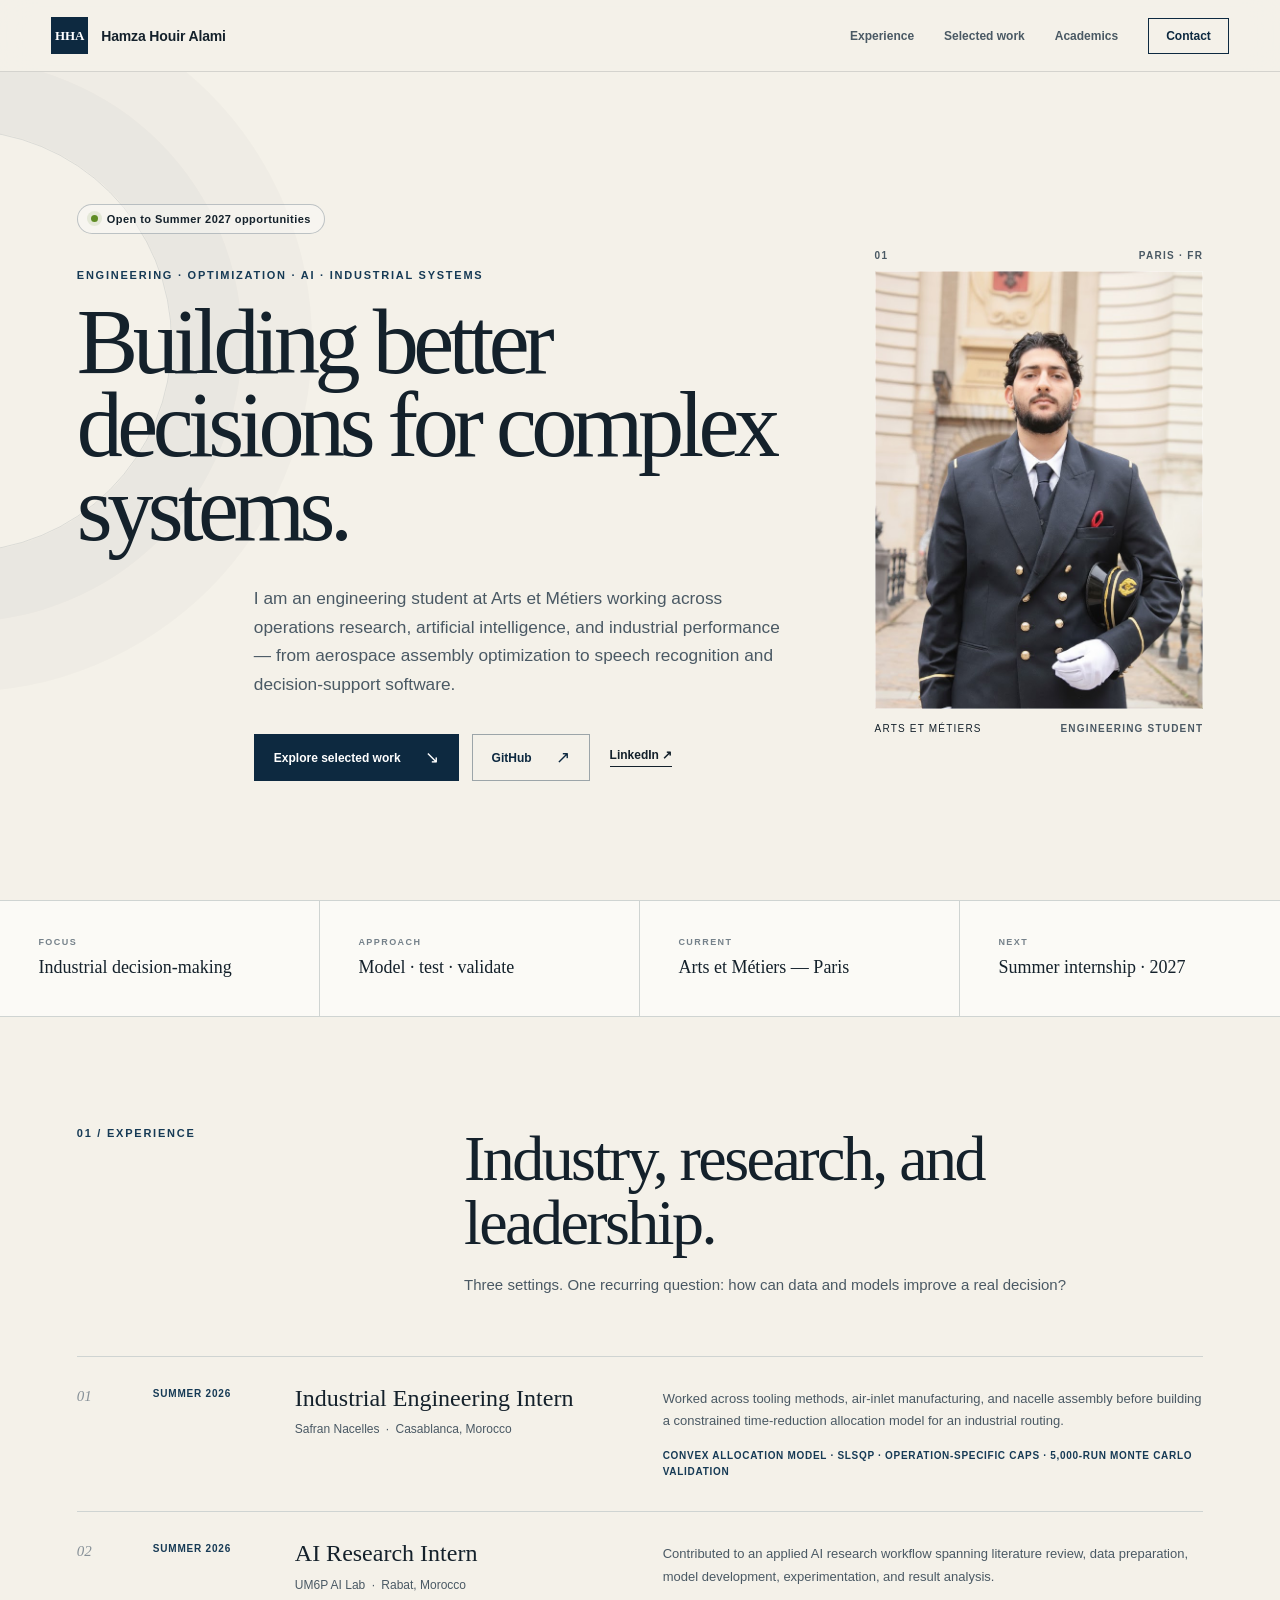
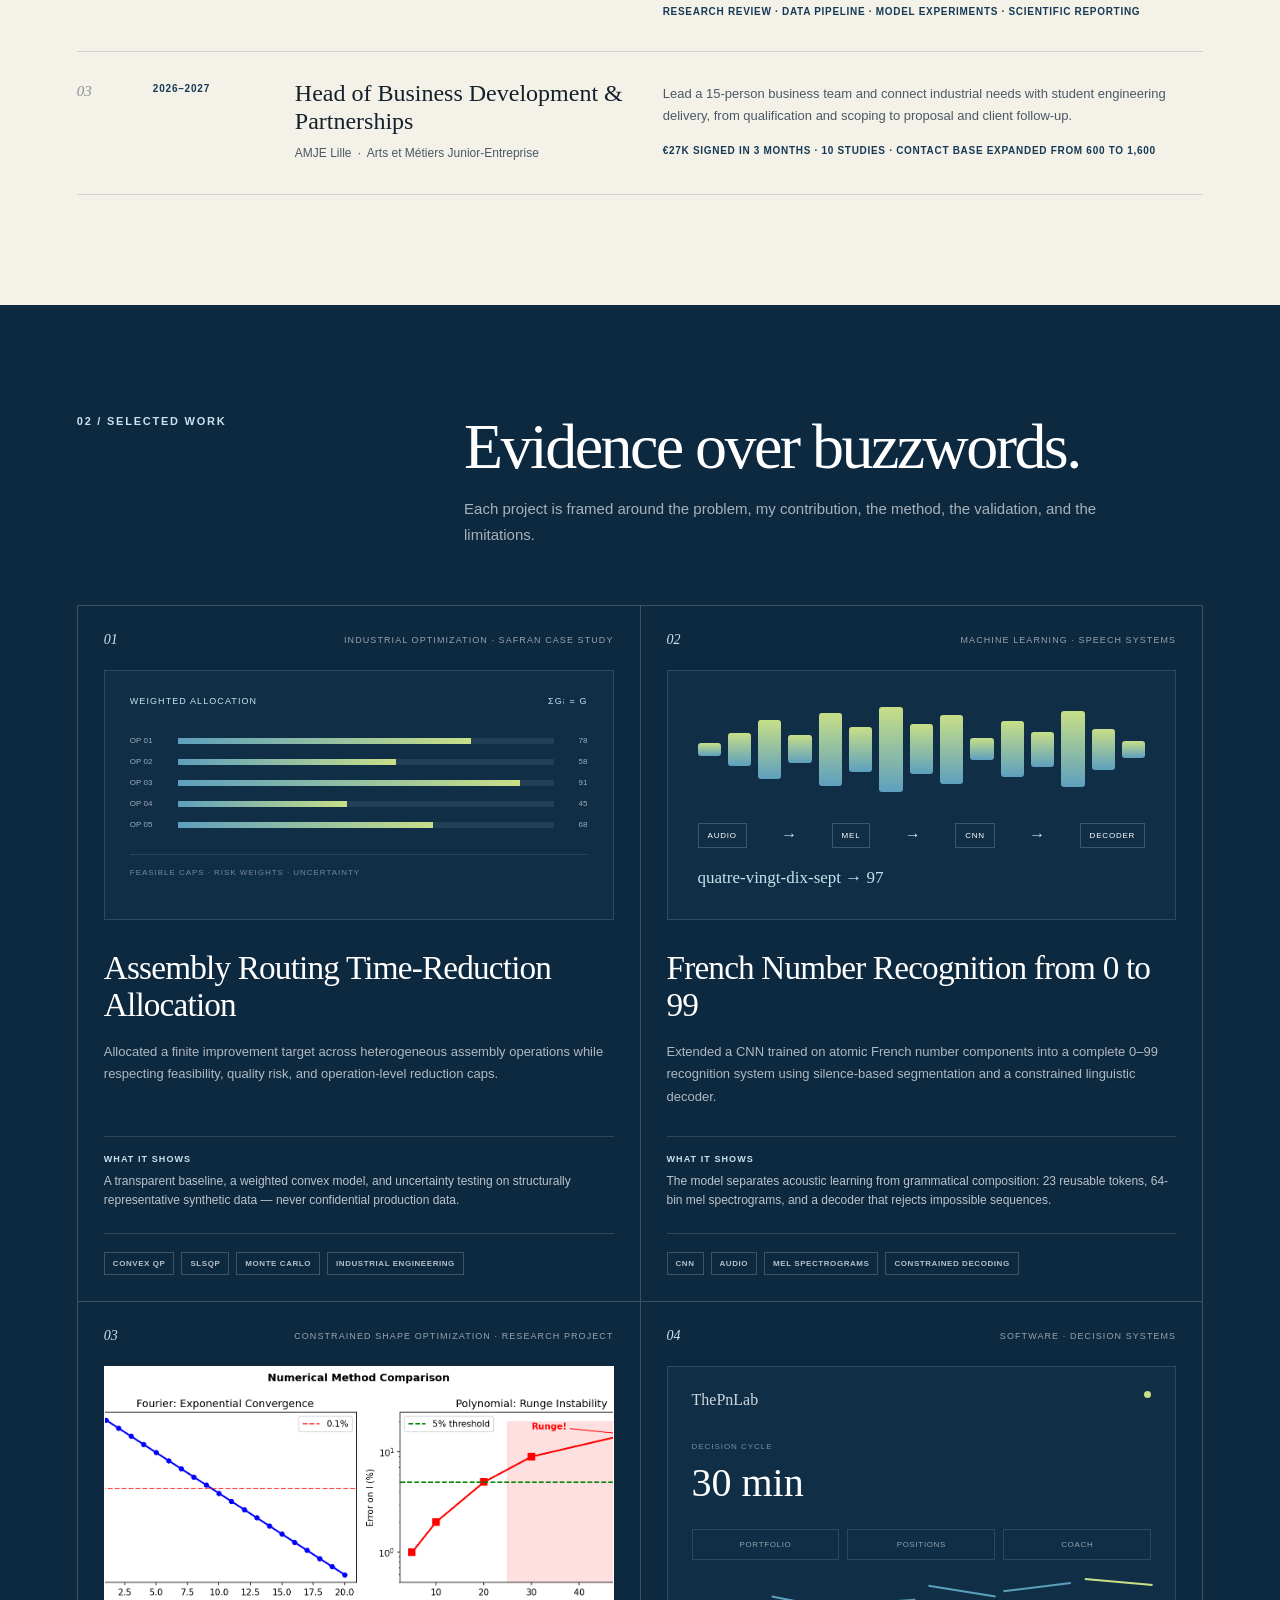
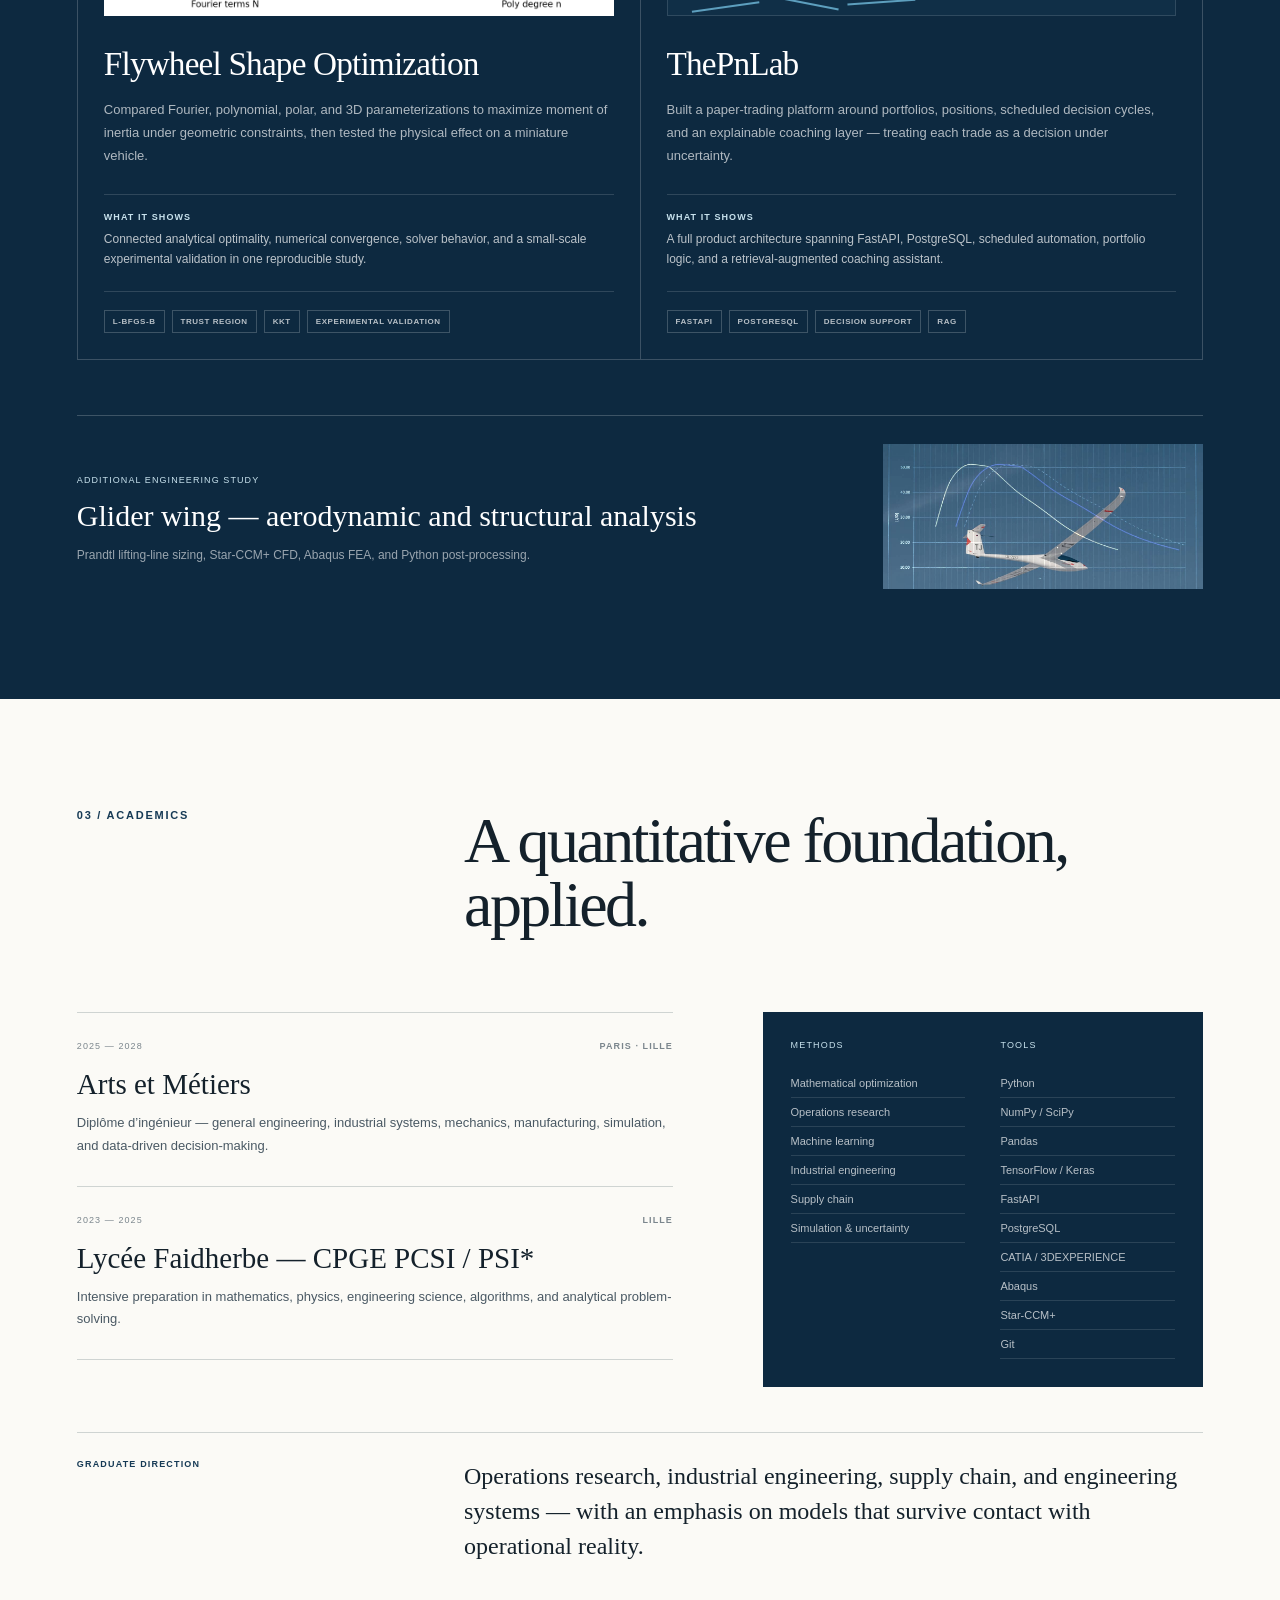
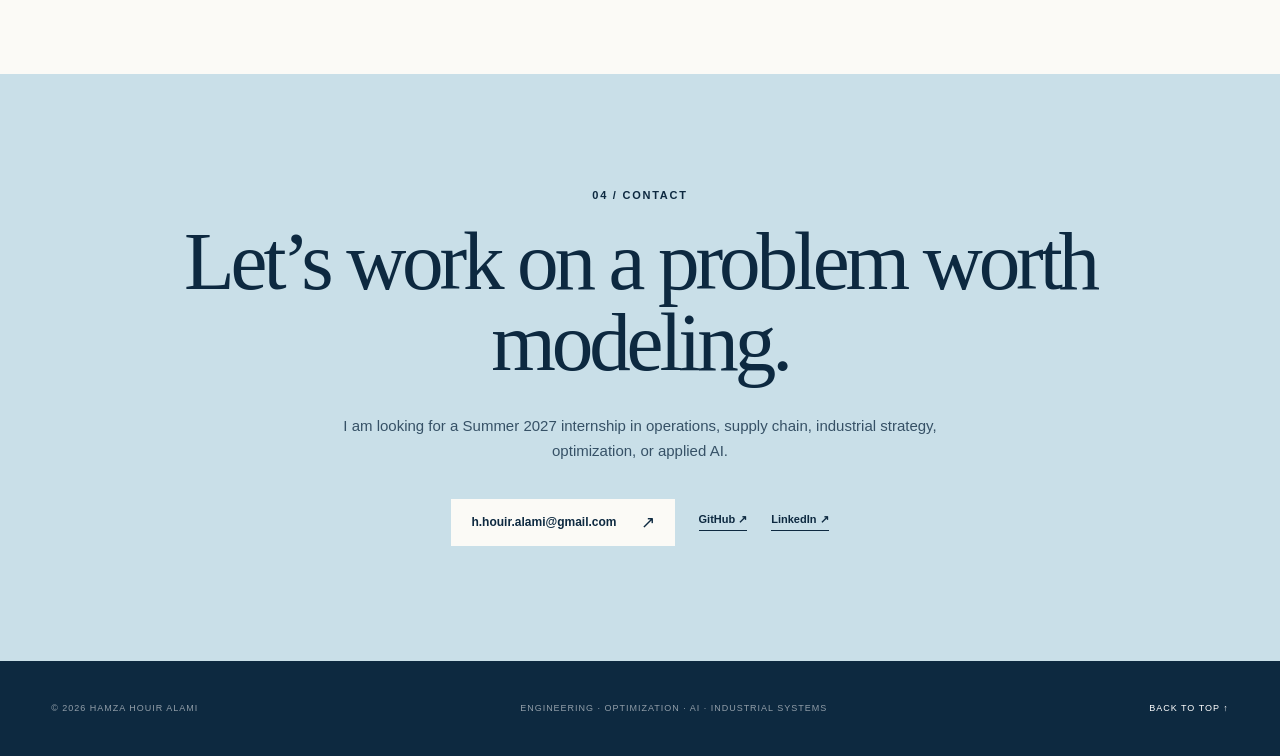
<file: index.html>
<!doctype html>
<html lang="en">
<head>
  <meta charset="utf-8">
  <meta name="viewport" content="width=device-width, initial-scale=1">
  <title>Hamza Houir Alami — Optimization, AI &amp; Industrial Systems</title>
  <meta name="description" content="Engineering portfolio of Hamza Houir Alami: industrial optimization, artificial intelligence, operations research, and decision-support systems.">
  <meta name="theme-color" content="#0d2940">
  <meta property="og:title" content="Hamza Houir Alami — Engineering Portfolio">
  <meta property="og:description" content="Optimization, AI, and industrial systems — selected experience and technical work.">
  <meta property="og:type" content="website">
  <meta property="og:image" content="hamza.jpg">
  <meta name="twitter:card" content="summary_large_image">
  <link rel="stylesheet" href="styles.css?v=5">
  <script type="application/ld+json">
  {
    "@context": "https://schema.org",
    "@type": "Person",
    "name": "Hamza Houir Alami",
    "email": "mailto:h.houir.alami@gmail.com",
    "url": "https://hamza-67.github.io/Parcours_US/",
    "sameAs": [
      "https://github.com/Hamza-67",
      "https://fr.linkedin.com/in/hamza-houir-alami-016a88372"
    ],
    "affiliation": {
      "@type": "CollegeOrUniversity",
      "name": "Arts et Métiers"
    },
    "knowsAbout": ["Operations research", "Industrial engineering", "Artificial intelligence", "Optimization", "Supply chain"]
  }
  </script>
</head>
<body>
  <a class="skip-link" href="#main">Skip to content</a>
  <header class="site-header">
    <a class="brand" href="#top" aria-label="Hamza Houir Alami — home">
      <span>HHA</span><strong>Hamza Houir Alami</strong>
    </a>
    <nav aria-label="Main navigation">
      <a href="#experience">Experience</a>
      <a href="#work">Selected work</a>
      <a href="#academics">Academics</a>
      <a class="nav-contact" href="mailto:h.houir.alami@gmail.com">Contact</a>
    </nav>
  </header>

  <main id="main">
    <section class="hero" id="top">
      <div class="hero-copy">
        <div class="status-pill"><i></i> Open to Summer 2027 opportunities</div>
        <p class="kicker">Engineering · Optimization · AI · Industrial Systems</p>
        <h1>Building better decisions for complex systems.</h1>
        <p class="hero-lead">I am an engineering student at Arts et Métiers working across operations research, artificial intelligence, and industrial performance — from aerospace assembly optimization to speech recognition and decision-support software.</p>
        <div class="hero-actions">
          <a class="button button-primary" href="#work">Explore selected work <span>↘</span></a>
          <a class="button button-secondary" href="https://github.com/Hamza-67" target="_blank" rel="noreferrer">GitHub <span>↗</span></a>
          <a class="text-link" href="https://fr.linkedin.com/in/hamza-houir-alami-016a88372" target="_blank" rel="noreferrer">LinkedIn ↗</a>
        </div>
      </div>
      <div class="hero-portrait-wrap">
        <div class="portrait-index"><span>01</span><span>PARIS · FR</span></div>
        <div class="portrait-frame"><img src="hamza.jpg" alt="Hamza Houir Alami"></div>
        <div class="portrait-caption"><span>Arts et Métiers</span><strong>Engineering student</strong></div>
      </div>
    </section>

    <section class="proof-strip" aria-label="Profile summary">
      <div><span>Focus</span><strong>Industrial decision-making</strong></div>
      <div><span>Approach</span><strong>Model · test · validate</strong></div>
      <div><span>Current</span><strong>Arts et Métiers — Paris</strong></div>
      <div><span>Next</span><strong>Summer internship · 2027</strong></div>
    </section>

    <section class="section" id="experience">
      <div class="section-heading">
        <p>01 / Experience</p>
        <h2>Industry, research, and leadership.</h2>
        <span>Three settings. One recurring question: how can data and models improve a real decision?</span>
      </div>
      <div class="experience-list">
        <article class="experience-row">
          <div class="experience-index">01</div><div class="experience-date">Summer 2026</div>
          <div class="experience-main"><h3>Industrial Engineering Intern</h3><p>Safran Nacelles <span>·</span> Casablanca, Morocco</p></div>
          <div class="experience-detail"><p>Worked across tooling methods, air-inlet manufacturing, and nacelle assembly before building a constrained time-reduction allocation model for an industrial routing.</p><strong>Convex allocation model · SLSQP · operation-specific caps · 5,000-run Monte Carlo validation</strong></div>
        </article>
        <article class="experience-row">
          <div class="experience-index">02</div><div class="experience-date">Summer 2026</div>
          <div class="experience-main"><h3>AI Research Intern</h3><p>UM6P AI Lab <span>·</span> Rabat, Morocco</p></div>
          <div class="experience-detail"><p>Contributed to an applied AI research workflow spanning literature review, data preparation, model development, experimentation, and result analysis.</p><strong>Research review · data pipeline · model experiments · scientific reporting</strong></div>
        </article>
        <article class="experience-row">
          <div class="experience-index">03</div><div class="experience-date">2026–2027</div>
          <div class="experience-main"><h3>Head of Business Development &amp; Partnerships</h3><p>AMJE Lille <span>·</span> Arts et Métiers Junior-Entreprise</p></div>
          <div class="experience-detail"><p>Lead a 15-person business team and connect industrial needs with student engineering delivery, from qualification and scoping to proposal and client follow-up.</p><strong>€27k signed in 3 months · 10 studies · contact base expanded from 600 to 1,600</strong></div>
        </article>
      </div>
    </section>

    <section class="section work-section" id="work">
      <div class="section-heading light">
        <p>02 / Selected work</p><h2>Evidence over buzzwords.</h2>
        <span>Each project is framed around the problem, my contribution, the method, the validation, and the limitations.</span>
      </div>
      <div class="projects-grid">
        <article class="project-card">
          <div class="project-card-top"><span>01</span><p>Industrial optimization · Safran case study</p></div>
          <div class="project-figure allocation-visual" aria-hidden="true">
            <div class="allocation-heading"><span>Weighted allocation</span><span>Σgᵢ = G</span></div>
            <div class="allocation-row"><span>OP 01</span><div class="allocation-track"><i style="width:78%"></i></div><b>78</b></div>
            <div class="allocation-row"><span>OP 02</span><div class="allocation-track"><i style="width:58%"></i></div><b>58</b></div>
            <div class="allocation-row"><span>OP 03</span><div class="allocation-track"><i style="width:91%"></i></div><b>91</b></div>
            <div class="allocation-row"><span>OP 04</span><div class="allocation-track"><i style="width:45%"></i></div><b>45</b></div>
            <div class="allocation-row"><span>OP 05</span><div class="allocation-track"><i style="width:68%"></i></div><b>68</b></div>
            <p>Feasible caps · risk weights · uncertainty</p>
          </div>
          <div class="project-copy">
            <h3>Assembly Routing Time-Reduction Allocation</h3>
            <p>Allocated a finite improvement target across heterogeneous assembly operations while respecting feasibility, quality risk, and operation-level reduction caps.</p>
            <div class="project-result"><span>What it shows</span><p>A transparent baseline, a weighted convex model, and uncertainty testing on structurally representative synthetic data — never confidential production data.</p></div>
            <div class="tag-list"><span>Convex QP</span><span>SLSQP</span><span>Monte Carlo</span><span>Industrial Engineering</span></div>
          </div>
        </article>

        <article class="project-card">
          <div class="project-card-top"><span>02</span><p>Machine learning · Speech systems</p></div>
          <div class="project-figure speech-visual" aria-hidden="true">
            <div class="waveform"><i style="height:14%"></i><i style="height:35%"></i><i style="height:63%"></i><i style="height:30%"></i><i style="height:78%"></i><i style="height:48%"></i><i style="height:92%"></i><i style="height:54%"></i><i style="height:74%"></i><i style="height:24%"></i><i style="height:60%"></i><i style="height:38%"></i><i style="height:82%"></i><i style="height:44%"></i><i style="height:18%"></i></div>
            <div class="speech-flow"><span>audio</span><b>→</b><span>mel</span><b>→</b><span>CNN</span><b>→</b><span>decoder</span></div>
            <strong>quatre-vingt-dix-sept → 97</strong>
          </div>
          <div class="project-copy">
            <h3>French Number Recognition from 0 to 99</h3>
            <p>Extended a CNN trained on atomic French number components into a complete 0–99 recognition system using silence-based segmentation and a constrained linguistic decoder.</p>
            <div class="project-result"><span>What it shows</span><p>The model separates acoustic learning from grammatical composition: 23 reusable tokens, 64-bin mel spectrograms, and a decoder that rejects impossible sequences.</p></div>
            <div class="tag-list"><span>CNN</span><span>Audio</span><span>Mel Spectrograms</span><span>Constrained Decoding</span></div>
          </div>
        </article>

        <article class="project-card">
          <div class="project-card-top"><span>03</span><p>Constrained shape optimization · Research project</p></div>
          <div class="project-figure figure-image"><img src="fig_convergence.png" alt="Comparison of numerical convergence methods for flywheel optimization"></div>
          <div class="project-copy">
            <h3>Flywheel Shape Optimization</h3>
            <p>Compared Fourier, polynomial, polar, and 3D parameterizations to maximize moment of inertia under geometric constraints, then tested the physical effect on a miniature vehicle.</p>
            <div class="project-result"><span>What it shows</span><p>Connected analytical optimality, numerical convergence, solver behavior, and a small-scale experimental validation in one reproducible study.</p></div>
            <div class="tag-list"><span>L-BFGS-B</span><span>Trust Region</span><span>KKT</span><span>Experimental Validation</span></div>
          </div>
        </article>

        <article class="project-card">
          <div class="project-card-top"><span>04</span><p>Software · Decision systems</p></div>
          <div class="project-figure platform-visual" aria-hidden="true">
            <div class="platform-top"><span>ThePnLab</span><i></i></div>
            <div class="platform-metric"><small>Decision cycle</small><strong>30 min</strong></div>
            <div class="platform-grid"><span>Portfolio</span><span>Positions</span><span>Coach</span></div>
            <div class="platform-line"><i></i><i></i><i></i><i></i><i></i><i></i></div>
          </div>
          <div class="project-copy">
            <h3>ThePnLab</h3>
            <p>Built a paper-trading platform around portfolios, positions, scheduled decision cycles, and an explainable coaching layer — treating each trade as a decision under uncertainty.</p>
            <div class="project-result"><span>What it shows</span><p>A full product architecture spanning FastAPI, PostgreSQL, scheduled automation, portfolio logic, and a retrieval-augmented coaching assistant.</p></div>
            <div class="tag-list"><span>FastAPI</span><span>PostgreSQL</span><span>Decision Support</span><span>RAG</span></div>
          </div>
        </article>
      </div>
      <div class="secondary-work">
        <div><span>Additional engineering study</span><h3>Glider wing — aerodynamic and structural analysis</h3><p>Prandtl lifting-line sizing, Star-CCM+ CFD, Abaqus FEA, and Python post-processing.</p></div>
        <img src="aile%20de%20planeur%20photo%20principal.jpg" alt="Glider aerodynamic performance study">
      </div>
    </section>

    <section class="section academics-section" id="academics">
      <div class="section-heading"><p>03 / Academics</p><h2>A quantitative foundation, applied.</h2></div>
      <div class="academics-grid">
        <div class="education-list">
          <article><div><span>2025 — 2028</span><b>Paris · Lille</b></div><h3>Arts et Métiers</h3><p>Diplôme d’ingénieur — general engineering, industrial systems, mechanics, manufacturing, simulation, and data-driven decision-making.</p></article>
          <article><div><span>2023 — 2025</span><b>Lille</b></div><h3>Lycée Faidherbe — CPGE PCSI / PSI*</h3><p>Intensive preparation in mathematics, physics, engineering science, algorithms, and analytical problem-solving.</p></article>
        </div>
        <div class="skills-panel">
          <div><span>Methods</span><ul><li>Mathematical optimization</li><li>Operations research</li><li>Machine learning</li><li>Industrial engineering</li><li>Supply chain</li><li>Simulation &amp; uncertainty</li></ul></div>
          <div><span>Tools</span><ul><li>Python</li><li>NumPy / SciPy</li><li>Pandas</li><li>TensorFlow / Keras</li><li>FastAPI</li><li>PostgreSQL</li><li>CATIA / 3DEXPERIENCE</li><li>Abaqus</li><li>Star-CCM+</li><li>Git</li></ul></div>
        </div>
      </div>
      <div class="graduate-note"><span>Graduate direction</span><p>Operations research, industrial engineering, supply chain, and engineering systems — with an emphasis on models that survive contact with operational reality.</p></div>
    </section>

    <section class="contact-section" id="contact">
      <p>04 / Contact</p><h2>Let’s work on a problem worth modeling.</h2>
      <p class="contact-copy">I am looking for a Summer 2027 internship in operations, supply chain, industrial strategy, optimization, or applied AI.</p>
      <div class="contact-actions"><a class="button button-light" href="mailto:h.houir.alami@gmail.com">h.houir.alami@gmail.com <span>↗</span></a><a href="https://github.com/Hamza-67" target="_blank" rel="noreferrer">GitHub ↗</a><a href="https://fr.linkedin.com/in/hamza-houir-alami-016a88372" target="_blank" rel="noreferrer">LinkedIn ↗</a></div>
    </section>
  </main>

  <footer><span>© 2026 Hamza Houir Alami</span><span>Engineering · Optimization · AI · Industrial Systems</span><a href="#top">Back to top ↑</a></footer>
</body>
</html>
</file>
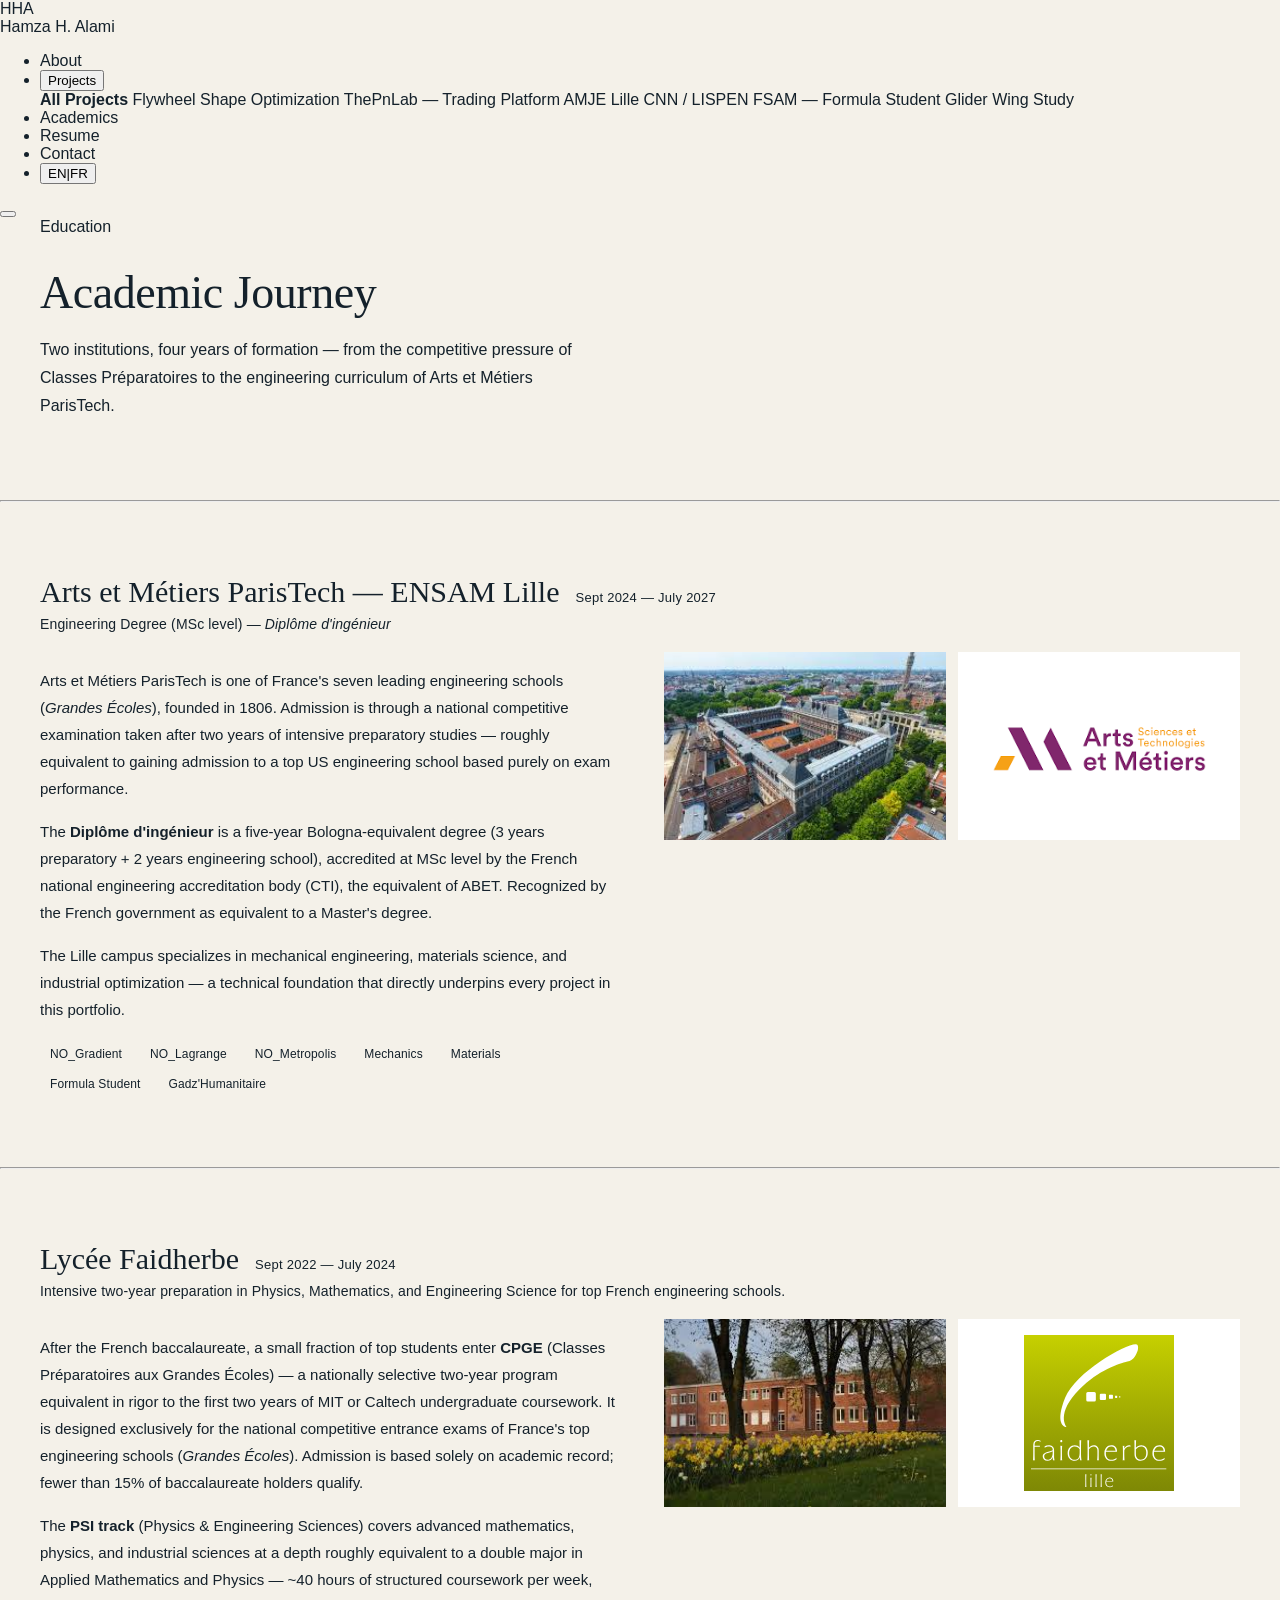
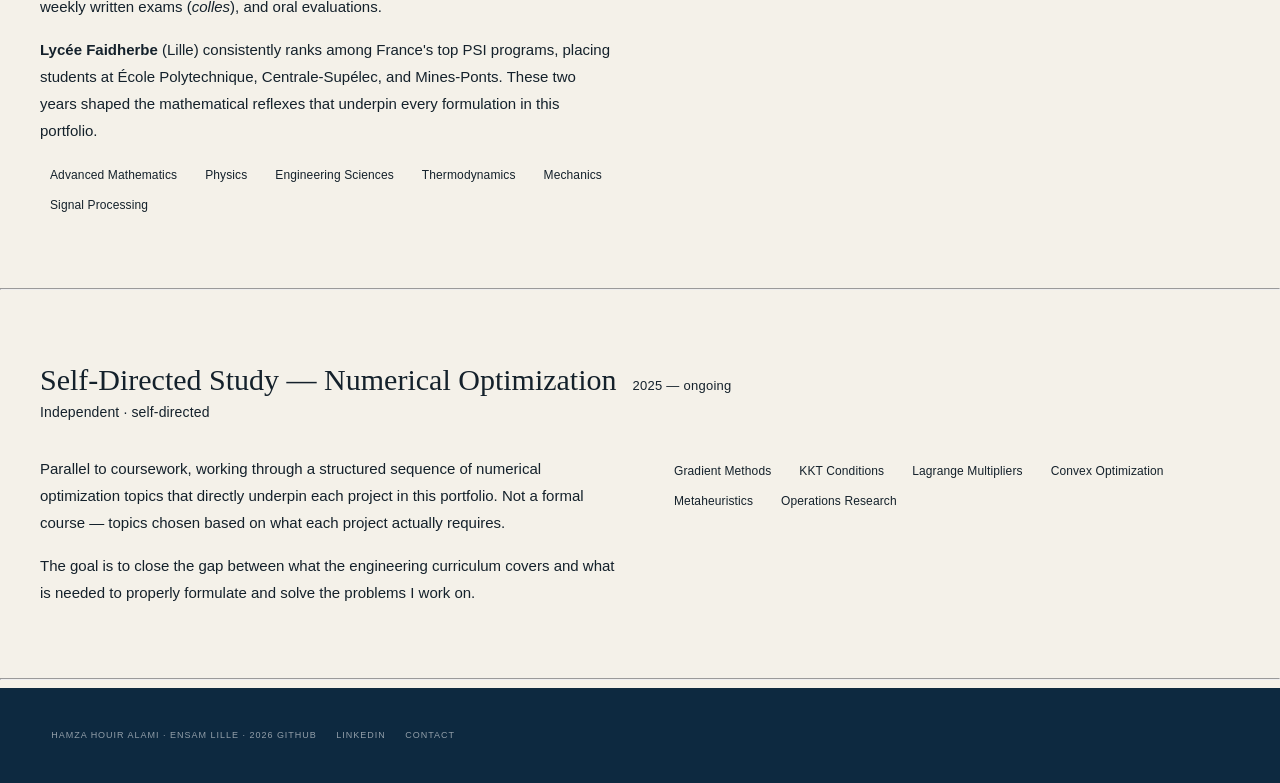
<file: academics.html>
<!DOCTYPE html>
<html lang="en">
<head>
  <meta charset="UTF-8" />
  <meta name="viewport" content="width=device-width, initial-scale=1.0" />
  <title>Academics — Hamza HOUIR ALAMI</title>
  <meta name="description" content="Academic background of Hamza Houir Alami — ENSAM Lille (Engineering MSc), CPGE at Lycée Faidherbe, and self-directed study in numerical optimization." />
  <meta property="og:title" content="Academics — Hamza HOUIR ALAMI" />
  <meta property="og:description" content="Arts et Métiers ParisTech (ENSAM Lille) engineering student. CPGE at Lycée Faidherbe. Focus on numerical optimization and operations research." />
  <meta property="og:type" content="website" />
  <meta name="twitter:card" content="summary" />
  <link rel="stylesheet" href="styles.css?v=4" />
  <style>
    /* ── Academic Journey layout ── */
    .academics-header {
      padding-top: calc(var(--nav-h) + 72px);
      padding-bottom: 56px;
      max-width: var(--max-w);
      margin: 0 auto;
      padding-left: 40px;
      padding-right: 40px;
    }

    .academics-page-title {
      font-family: var(--serif);
      font-size: 46px;
      font-weight: 500;
      line-height: 1.15;
      letter-spacing: -0.01em;
      margin-bottom: 16px;
    }

    .academics-page-subtitle {
      font-size: 16px;
      color: var(--text-secondary);
      max-width: 560px;
      line-height: 1.75;
    }

    /* ── Institution block ── */
    .institution {
      max-width: var(--max-w);
      margin: 0 auto;
      padding: 64px 40px;
    }

    .institution + .institution {
      border-top: 1px solid var(--border);
    }

    .institution-meta {
      display: flex;
      align-items: baseline;
      gap: 16px;
      margin-bottom: 6px;
      flex-wrap: wrap;
    }

    .institution-name {
      font-family: var(--serif);
      font-size: 30px;
      font-weight: 500;
      color: var(--text);
      line-height: 1.2;
    }

    .institution-dates {
      font-size: 13px;
      color: var(--text-muted);
      font-weight: 500;
      letter-spacing: 0.02em;
      white-space: nowrap;
    }

    .institution-degree {
      font-size: 14px;
      color: var(--bordeaux);
      font-weight: 500;
      margin-bottom: 20px;
      letter-spacing: 0.01em;
    }

    .institution-body {
      display: grid;
      grid-template-columns: 1fr 1fr;
      gap: 48px;
      align-items: start;
    }

    .institution-text p {
      font-size: 15px;
      color: var(--text-secondary);
      line-height: 1.8;
      margin-bottom: 16px;
    }

    .institution-text p:last-child { margin-bottom: 0; }
    .institution-text strong { color: var(--text); font-weight: 600; }

    /* Course tags / highlights */
    .institution-highlights {
      display: flex;
      flex-wrap: wrap;
      gap: 8px;
      margin-top: 20px;
    }

    .highlight-tag {
      font-size: 12px;
      font-weight: 500;
      color: var(--text-secondary);
      background: var(--bg-subtle);
      border: 1px solid var(--border);
      padding: 4px 10px;
      border-radius: 4px;
      letter-spacing: 0.01em;
    }

    /* Photo grid */
    .institution-photos {
      display: grid;
      grid-template-columns: 1fr 1fr;
      gap: 12px;
    }

    .institution-photo {
      width: 100%;
      aspect-ratio: 3/2;
      object-fit: cover;
      border-radius: var(--radius);
      border: 1px solid var(--border);
      background: var(--bg-subtle);
      display: block;
    }

    .institution-photo-placeholder {
      width: 100%;
      aspect-ratio: 4/3;
      background: linear-gradient(135deg, #f5f0eb 0%, #ece6df 100%);
      border-radius: var(--radius);
      border: 1px solid var(--border);
      display: flex;
      align-items: center;
      justify-content: center;
      color: var(--text-muted);
      font-size: 12px;
      font-weight: 500;
      letter-spacing: 0.04em;
      text-transform: uppercase;
    }

    /* Wide photo (spans 2 cols) */
    .institution-photo-wide {
      grid-column: span 2;
      aspect-ratio: 16/7;
    }

    /* Logo / SVG variant — white bg, contain */
    .institution-photo-logo {
      object-fit: contain;
      background: white;
      padding: 16px;
    }

    /* ── RESPONSIVE ── */
    @media (max-width: 768px) {
      .academics-header {
        padding-left: 20px;
        padding-right: 20px;
        padding-top: calc(var(--nav-h) + 48px);
      }
      .academics-page-title { font-size: 32px; }
      .institution { padding: 48px 20px; }
      .institution-body { grid-template-columns: 1fr; gap: 32px; }
      .institution-photos { grid-template-columns: 1fr 1fr; }
      .institution-photo-wide { grid-column: span 2; }
    }
  </style>
</head>
<body>

<!-- ─── NAV ──────────────────────────────────────────── -->
<nav class="nav">
  <a href="index.html" class="nav-logo">
    <div class="nav-logo-square">HHA</div>
    <span>Hamza H. Alami</span>
  </a>
  <ul class="nav-links">
    <li><a href="index.html#about" data-i18n="nav.about">About</a></li>
    <li class="nav-dropdown">
      <button class="dropdown-toggle" type="button" data-i18n="nav.projects">Projects</button>
      <div class="dropdown-menu">
        <a href="projects.html" data-i18n="nav.allProjects" style="font-weight:600;border-bottom:1px solid var(--border);margin-bottom:4px;padding-bottom:10px;">All Projects</a>
        <a href="tipe.html" data-i18n="nav.tipe">Flywheel Shape Optimization</a>
        <a href="thepnlab.html" data-i18n="nav.thepnlab">ThePnLab — Trading Platform</a>
        <a href="amje.html" data-i18n="nav.amje">AMJE Lille</a>
        <a href="cnn-lispen.html" data-i18n="nav.cnn">CNN / LISPEN</a>
        <a href="fsam.html" data-i18n="nav.fsam">FSAM — Formula Student</a>
        <a href="planeur.html" data-i18n="nav.planeur">Glider Wing Study</a>
      </div>
    </li>
    <li><a href="academics.html" data-i18n="nav.academics" style="color:var(--bordeaux);">Academics</a></li>
    <li><a href="resume.html" data-i18n="nav.resume">Resume</a></li>
    <li><a href="mailto:h.houir.alami@gmail.com" class="nav-cta" data-i18n="nav.cta">Contact</a></li>
  </ul>
</nav>

<!-- ─── PAGE HEADER ───────────────────────────────────── -->
<div class="academics-header">
  <div class="section-label" data-i18n="academics.label">Education</div>
  <h1 class="academics-page-title" data-i18n="academics.title">Academic Journey</h1>
  <p class="academics-page-subtitle" data-i18n="academics.subtitle">
    Two institutions, four years of formation — from the competitive pressure
    of Classes Préparatoires to the engineering curriculum of Arts et Métiers ParisTech.
  </p>
</div>

<hr class="divider" />

<!-- ─── ENSAM ─────────────────────────────────────────── -->
<div class="institution">
  <div class="institution-meta">
    <div class="institution-name" data-i18n="ensam.name">Arts et Métiers ParisTech — ENSAM Lille</div>
    <div class="institution-dates" data-i18n="ensam.dates">Sept 2024 — July 2027</div>
  </div>
  <div class="institution-degree" data-i18n-html="ensam.degree">Engineering Degree (MSc level) — <em>Diplôme d'ingénieur</em></div>

  <div class="institution-body">
    <div class="institution-text">
      <p data-i18n-html="ensam.p1">
        Arts et Métiers ParisTech is one of France's seven leading engineering schools
        (<em>Grandes Écoles</em>), founded in 1806. Admission is through a national competitive
        examination taken after two years of intensive preparatory studies — roughly equivalent
        to gaining admission to a top US engineering school based purely on exam performance.
      </p>
      <p data-i18n-html="ensam.p2">
        The <strong>Diplôme d'ingénieur</strong> is a five-year Bologna-equivalent degree
        (3 years preparatory + 2 years engineering school), accredited at MSc level by the
        French national engineering accreditation body (CTI), the equivalent of ABET.
        Recognized by the French government as equivalent to a Master's degree.
      </p>
      <p data-i18n-html="ensam.p3">
        The Lille campus specializes in mechanical engineering, materials science, and
        industrial optimization — a technical foundation that directly underpins every
        project in this portfolio.
      </p>
      <div class="institution-highlights">
        <span class="highlight-tag">NO_Gradient</span>
        <span class="highlight-tag">NO_Lagrange</span>
        <span class="highlight-tag">NO_Metropolis</span>
        <span class="highlight-tag">Mechanics</span>
        <span class="highlight-tag">Materials</span>
        <span class="highlight-tag">Formula Student</span>
        <span class="highlight-tag">Gadz'Humanitaire</span>
      </div>
    </div>

    <div class="institution-photos">
      <img src="arts.jpeg" alt="ENSAM Lille — campus aerial view" class="institution-photo" loading="lazy" />
      <img src="arts%202.png" alt="ENSAM Lille — Arts et Métiers" class="institution-photo institution-photo-logo" loading="lazy" />
    </div>
  </div>
</div>

<hr class="divider" />

<!-- ─── FAIDHERBE / CPGE ───────────────────────────────── -->
<div class="institution">
  <div class="institution-meta">
    <div class="institution-name" data-i18n="faidherbe.name">Lycée Faidherbe</div>
    <div class="institution-dates" data-i18n="faidherbe.dates">Sept 2022 — July 2024</div>
  </div>
  <div class="institution-degree" data-i18n="faidherbe.degree">Intensive two-year preparation in Physics, Mathematics, and Engineering Science for top French engineering schools.</div>

  <div class="institution-body">
    <div class="institution-text">
      <p data-i18n-html="faidherbe.p1">
        After the French baccalaureate, a small fraction of top students enter
        <strong>CPGE</strong> (Classes Préparatoires aux Grandes Écoles) — a nationally
        selective two-year program equivalent in rigor to the first two years of MIT or
        Caltech undergraduate coursework. It is designed exclusively for the national
        competitive entrance exams of France's top engineering schools (<em>Grandes Écoles</em>).
        Admission is based solely on academic record; fewer than 15% of baccalaureate holders qualify.
      </p>
      <p data-i18n-html="faidherbe.p2">
        The <strong>PSI track</strong> (Physics &amp; Engineering Sciences) covers
        advanced mathematics, physics, and industrial sciences at a depth roughly
        equivalent to a double major in Applied Mathematics and Physics — ~40 hours
        of structured coursework per week, weekly graded exams and oral evaluations.
      </p>
      <p data-i18n-html="faidherbe.p3">
        <strong>Lycée Faidherbe</strong> (Lille) consistently ranks among France's top PSI
        programs, placing students at École Polytechnique, Centrale-Supélec, and
        Mines-Ponts. These two years shaped the mathematical reflexes that underpin
        every formulation in this portfolio.
      </p>
      <div class="institution-highlights">
        <span class="highlight-tag">Advanced Mathematics</span>
        <span class="highlight-tag">Physics</span>
        <span class="highlight-tag">Engineering Sciences</span>
        <span class="highlight-tag">Thermodynamics</span>
        <span class="highlight-tag">Mechanics</span>
        <span class="highlight-tag">Signal Processing</span>
      </div>
    </div>

    <div class="institution-photos">
      <img src="faidherbe%202.jpeg" alt="Lycée Faidherbe — campus" class="institution-photo" loading="lazy" />
      <img src="faidherrbe.svg" alt="Lycée Faidherbe — logo" class="institution-photo institution-photo-logo" loading="lazy" />
    </div>
  </div>
</div>

<hr class="divider" />

<!-- ─── SELF-DIRECTED STUDY ───────────────────────────── -->
<div class="institution">
  <div class="institution-meta">
    <div class="institution-name" data-i18n="selfstudy.name">Self-Directed Study — Numerical Optimization</div>
    <div class="institution-dates" data-i18n="selfstudy.dates">2025 — ongoing</div>
  </div>
  <div class="institution-degree" data-i18n="selfstudy.degree">Independent · self-directed</div>
  <div class="institution-body">
    <div class="institution-text">
      <p data-i18n="selfstudy.p1">
        Parallel to coursework, working through a structured sequence of numerical
        optimization topics that directly underpin each project in this portfolio.
        Not a formal course — topics chosen based on what each project actually requires.
      </p>
      <p data-i18n="selfstudy.p2">
        The goal is to close the gap between what is taught in the engineering
        curriculum and what is required to formulate and solve the problems I
        actually work on.
      </p>
    </div>
    <div>
      <div class="institution-highlights">
        <span class="highlight-tag">Gradient Methods</span>
        <span class="highlight-tag">KKT Conditions</span>
        <span class="highlight-tag">Lagrange Multipliers</span>
        <span class="highlight-tag">Convex Optimization</span>
        <span class="highlight-tag">Metaheuristics</span>
        <span class="highlight-tag">Operations Research</span>
      </div>
    </div>
  </div>
</div>

<hr class="divider" />

<!-- ─── FOOTER ─────────────────────────────────────────── -->
<footer>
  <div class="footer-inner">
    <span>Hamza HOUIR ALAMI · ENSAM Lille · 2026</span>
    <span>
      <a href="https://github.com/Hamza-67" target="_blank" style="color:var(--text-muted); margin-right:16px;">GitHub</a>
      <a href="https://fr.linkedin.com/in/hamza-houir-alami-016a88372" target="_blank" style="color:var(--text-muted); margin-right:16px;">LinkedIn</a>
      <a href="mailto:h.houir.alami@gmail.com" style="color:var(--bordeaux);">Contact</a>
    </span>
  </div>
</footer>

<script src="i18n.js?v=3"></script>
<script src="script.js?v=2"></script>
</body>
</html>
</file>
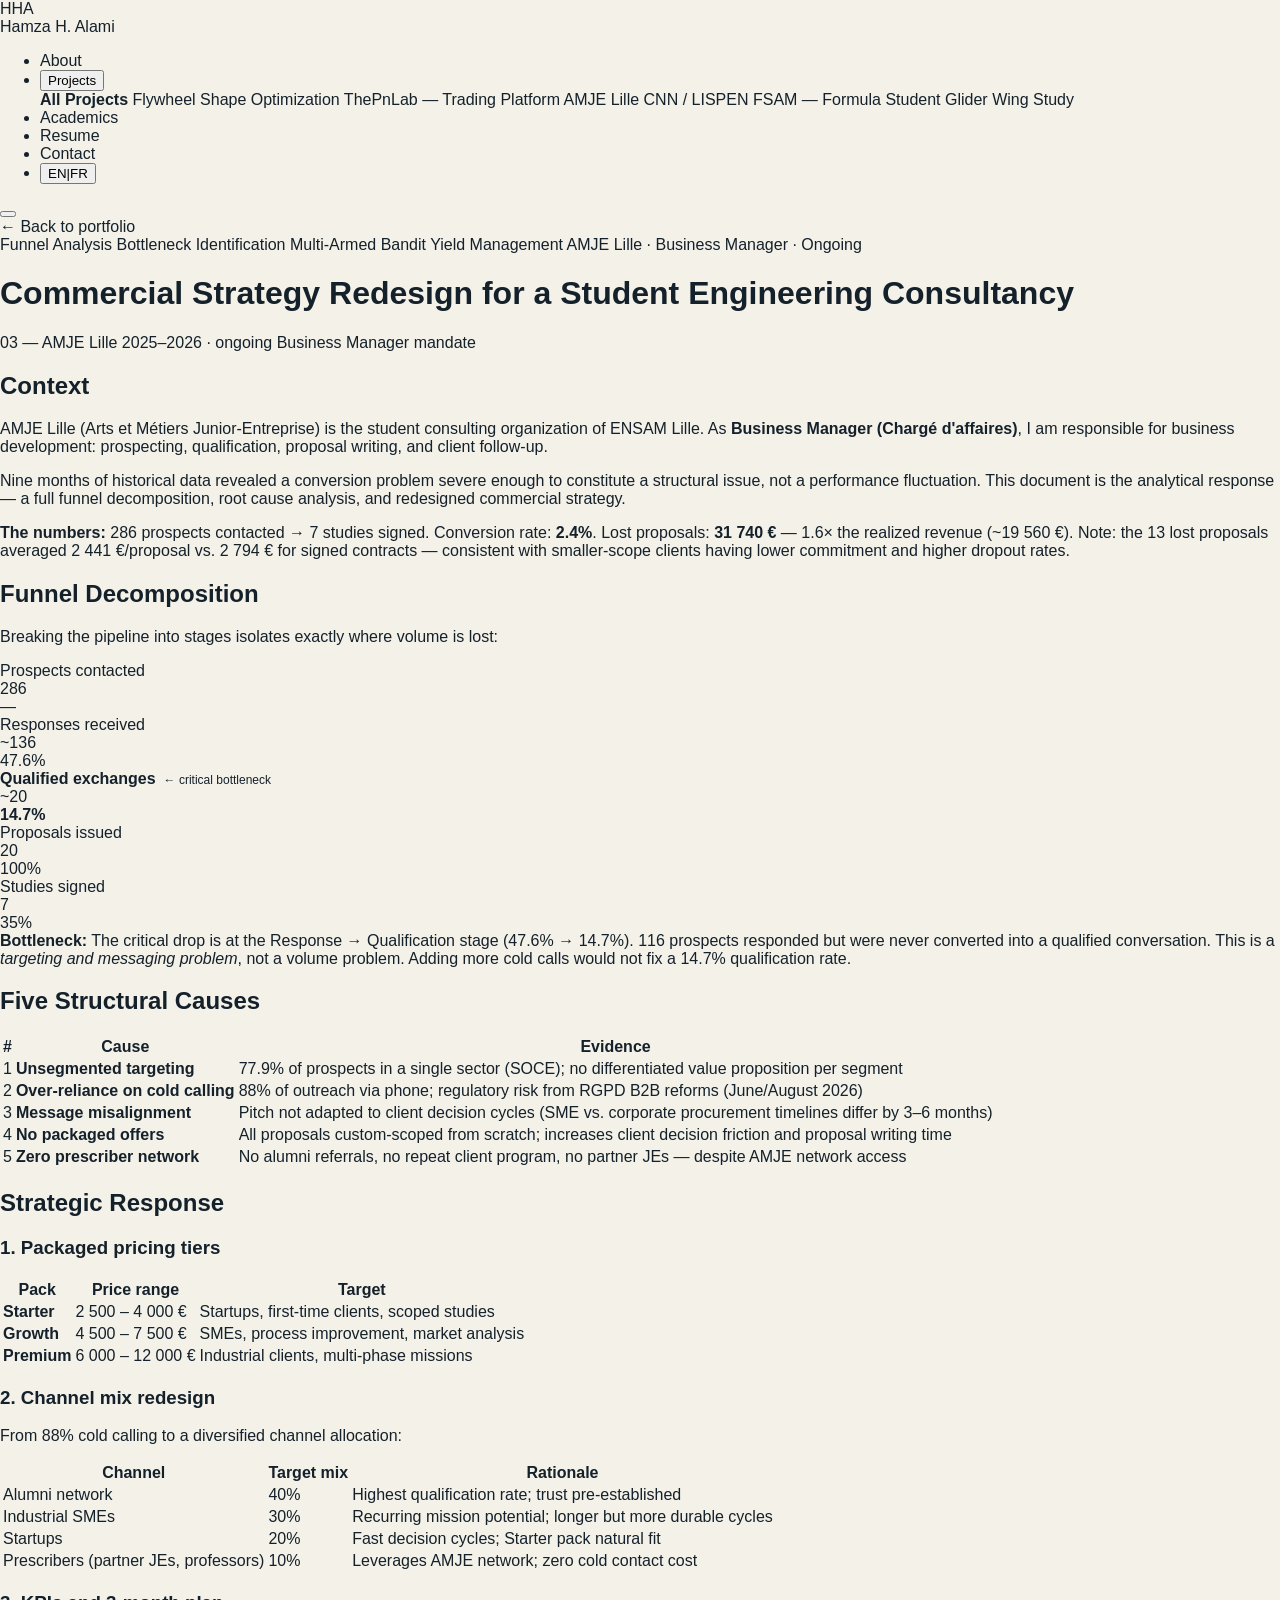
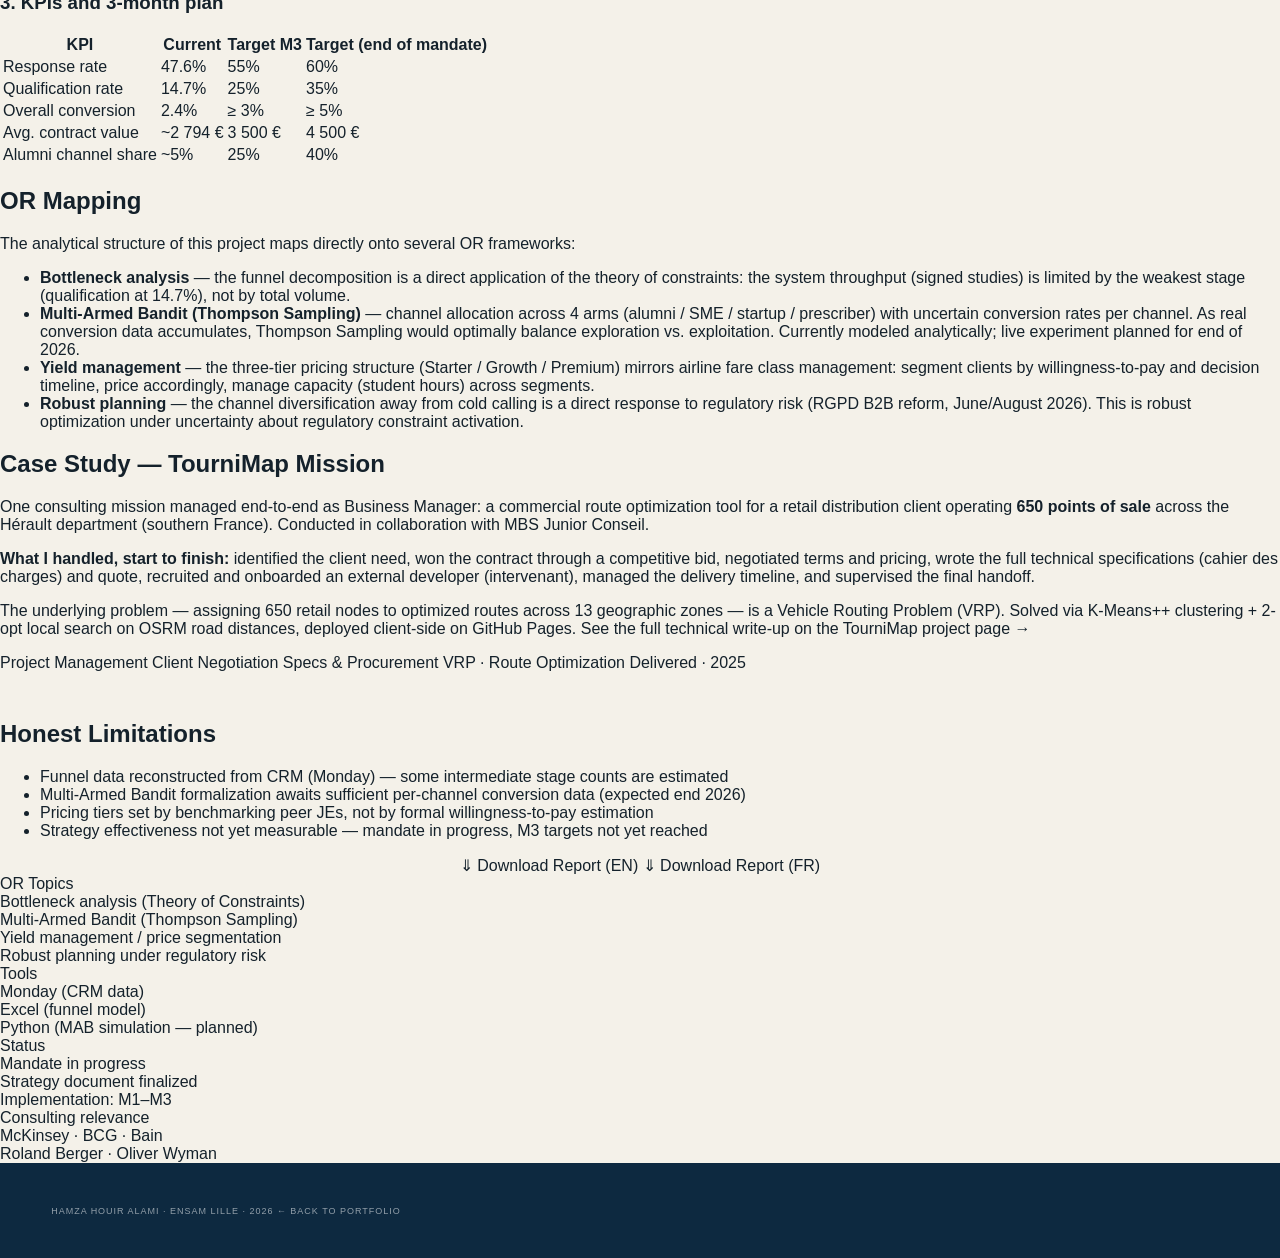
<file: amje.html>
<!DOCTYPE html>
<html lang="en">
<head>
  <meta charset="UTF-8" />
  <meta name="viewport" content="width=device-width, initial-scale=1.0" />
  <title>AMJE Lille — Commercial Strategy & Missions · Hamza HOUIR ALAMI</title>
  <meta name="description" content="AMJE Lille Junior-Entreprise — commercial strategy redesign, funnel analysis, TourniMap VRP route optimization for 650 retail points." />
  <meta property="og:title" content="AMJE Lille — Commercial Strategy · Hamza HOUIR ALAMI" />
  <meta property="og:description" content="Business Manager at AMJE Lille. 286 prospects → 7 signed engagements. TourniMap route optimization. €30k revenue, +33% growth projected." />
  <meta property="og:type" content="website" />
  <meta name="twitter:card" content="summary" />
  <link rel="stylesheet" href="styles.css?v=4" />
</head>
<body>

<!-- ─── NAV ──────────────────────────────────────────── -->
<nav class="nav">
  <a href="index.html" class="nav-logo">
    <div class="nav-logo-square">HHA</div>
    <span>Hamza H. Alami</span>
  </a>
  <ul class="nav-links">
    <li><a href="index.html#about" data-i18n="nav.about">About</a></li>
    <li class="nav-dropdown">
      <button class="dropdown-toggle" type="button" data-i18n="nav.projects">Projects</button>
      <div class="dropdown-menu">
        <a href="projects.html" data-i18n="nav.allProjects" style="font-weight:600;border-bottom:1px solid var(--border);margin-bottom:4px;padding-bottom:10px;">All Projects</a>
        <a href="tipe.html" data-i18n="nav.tipe">Flywheel Shape Optimization</a>
        <a href="thepnlab.html" data-i18n="nav.thepnlab">ThePnLab — Trading Platform</a>
        <a href="amje.html" data-i18n="nav.amje">AMJE Lille</a>
        <a href="cnn-lispen.html" data-i18n="nav.cnn">CNN / LISPEN</a>
        <a href="fsam.html" data-i18n="nav.fsam">FSAM — Formula Student</a>
        <a href="planeur.html" data-i18n="nav.planeur">Glider Wing Study</a>
      </div>
    </li>
    <li><a href="academics.html" data-i18n="nav.academics">Academics</a></li>
    <li><a href="resume.html" data-i18n="nav.resume">Resume</a></li>
    <li><a href="mailto:h.houir.alami@gmail.com" class="nav-cta" data-i18n="nav.cta">Contact</a></li>
  </ul>
</nav>

<!-- ─── PROJECT HEADER ───────────────────────────────── -->
<div class="project-header">
  <a href="index.html" class="back-link" data-i18n="back.portfolio">← Back to portfolio</a>
  <div class="project-header-tags">
    <span class="tag" data-i18n="amje.tag1">Funnel Analysis</span>
    <span class="tag" data-i18n="amje.tag2">Bottleneck Identification</span>
    <span class="tag">Multi-Armed Bandit</span>
    <span class="tag" data-i18n="amje.tag4">Yield Management</span>
    <span class="tag tag-gray">AMJE Lille · Business Manager · Ongoing</span>
  </div>
  <h1 class="project-h1" data-i18n="amje.h1">Commercial Strategy Redesign for a Student Engineering Consultancy</h1>
  <div class="project-meta">
    <span>03 — AMJE Lille</span>
    <span data-i18n="amje.dates">2025–2026 · ongoing</span>
    <span data-i18n="amje.mandate">Business Manager mandate</span>
  </div>
</div>

<!-- ─── BODY ──────────────────────────────────────────── -->
<div class="project-body">
  <div class="project-content">

    <!-- Context -->
    <div class="content-section">
      <h2 class="content-h2" data-i18n="amje.context.title">Context</h2>
      <p class="content-p" data-i18n-html="amje.context.p1">
        AMJE Lille (Arts et Métiers Junior-Entreprise) is the student consulting
        organization of ENSAM Lille. As <strong>Business Manager (Chargé d'affaires)</strong>,
        I am responsible for business development: prospecting, qualification,
        proposal writing, and client follow-up.
      </p>
      <p class="content-p" data-i18n="amje.context.p2">
        Nine months of historical data revealed a conversion problem severe enough
        to constitute a structural issue, not a performance fluctuation.
        This document is the analytical response — a full funnel decomposition,
        root cause analysis, and redesigned commercial strategy.
      </p>
      <div class="callout callout-warning" data-i18n-html="amje.numbers.callout">
        <strong>The numbers:</strong> 286 prospects contacted → 7 studies signed.
        Conversion rate: <strong>2.4%</strong>.
        Lost proposals: <strong>31 740 €</strong> — 1.6× the realized revenue (~19 560 €).
        Note: the 13 lost proposals averaged 2 441 €/proposal vs. 2 794 € for signed contracts —
        consistent with smaller-scope clients having lower commitment and higher dropout rates.
      </div>
    </div>

    <!-- Funnel Analysis -->
    <div class="content-section">
      <h2 class="content-h2" data-i18n="amje.funnel.title">Funnel Decomposition</h2>
      <p class="content-p" data-i18n="amje.funnel.p1">
        Breaking the pipeline into stages isolates exactly where volume is lost:
      </p>

      <div class="funnel">
        <div class="funnel-step">
          <div class="funnel-label" data-i18n="amje.funnel.step1">Prospects contacted</div>
          <div class="funnel-vol">286</div>
          <div class="funnel-rate">—</div>
        </div>
        <div class="funnel-step">
          <div class="funnel-label" data-i18n="amje.funnel.step2">Responses received</div>
          <div class="funnel-vol">~136</div>
          <div class="funnel-rate">47.6%</div>
        </div>
        <div class="funnel-step highlight">
          <div class="funnel-label" data-i18n-html="amje.funnel.step3">
            <strong>Qualified exchanges</strong>
            <span style="font-size:12px; color:var(--bordeaux); margin-left:8px;">← critical bottleneck</span>
          </div>
          <div class="funnel-vol">~20</div>
          <div class="funnel-rate" style="color:var(--bordeaux); font-weight:600;">14.7%</div>
        </div>
        <div class="funnel-step">
          <div class="funnel-label" data-i18n="amje.funnel.step4">Proposals issued</div>
          <div class="funnel-vol">20</div>
          <div class="funnel-rate">100%</div>
        </div>
        <div class="funnel-step">
          <div class="funnel-label" data-i18n="amje.funnel.step5">Studies signed</div>
          <div class="funnel-vol">7</div>
          <div class="funnel-rate">35%</div>
        </div>
      </div>

      <div class="callout" data-i18n-html="amje.bottleneck.callout">
        <strong>Bottleneck:</strong> The critical drop is at the
        Response → Qualification stage (47.6% → 14.7%). 116 prospects
        responded but were never converted into a qualified conversation.
        This is a <em>targeting and messaging problem</em>, not a volume problem.
        Adding more cold calls would not fix a 14.7% qualification rate.
      </div>
    </div>

    <!-- Root Causes -->
    <div class="content-section">
      <h2 class="content-h2" data-i18n="amje.causes.title">Five Structural Causes</h2>
      <table class="data-table">
        <thead>
          <tr><th>#</th><th data-i18n="amje.causes.th.cause">Cause</th><th data-i18n="amje.causes.th.evidence">Evidence</th></tr>
        </thead>
        <tbody data-i18n-html="amje.causes.tbody">
          <tr>
            <td>1</td>
            <td><strong>Unsegmented targeting</strong></td>
            <td>77.9% of prospects in a single sector (SOCE); no differentiated value proposition per segment</td>
          </tr>
          <tr>
            <td>2</td>
            <td><strong>Over-reliance on cold calling</strong></td>
            <td>88% of outreach via phone; regulatory risk from RGPD B2B reforms (June/August 2026)</td>
          </tr>
          <tr>
            <td>3</td>
            <td><strong>Message misalignment</strong></td>
            <td>Pitch not adapted to client decision cycles (SME vs. corporate procurement timelines differ by 3–6 months)</td>
          </tr>
          <tr>
            <td>4</td>
            <td><strong>No packaged offers</strong></td>
            <td>All proposals custom-scoped from scratch; increases client decision friction and proposal writing time</td>
          </tr>
          <tr>
            <td>5</td>
            <td><strong>Zero prescriber network</strong></td>
            <td>No alumni referrals, no repeat client program, no partner JEs — despite AMJE network access</td>
          </tr>
        </tbody>
      </table>
    </div>

    <!-- Strategic Response -->
    <div class="content-section">
      <h2 class="content-h2" data-i18n="amje.strategy.title">Strategic Response</h2>

      <h3 class="content-h3" data-i18n="amje.strategy.h3.1">1. Packaged pricing tiers</h3>
      <table class="data-table">
        <thead><tr><th data-i18n="amje.strategy.th.pack">Pack</th><th data-i18n="amje.strategy.th.price">Price range</th><th data-i18n="amje.strategy.th.target">Target</th></tr></thead>
        <tbody data-i18n-html="amje.pricing.tbody">
          <tr><td><strong>Starter</strong></td><td>2 500 – 4 000 €</td><td>Startups, first-time clients, scoped studies</td></tr>
          <tr><td><strong>Growth</strong></td><td>4 500 – 7 500 €</td><td>SMEs, process improvement, market analysis</td></tr>
          <tr><td><strong>Premium</strong></td><td>6 000 – 12 000 €</td><td>Industrial clients, multi-phase missions</td></tr>
        </tbody>
      </table>

      <h3 class="content-h3" data-i18n="amje.strategy.h3.2">2. Channel mix redesign</h3>
      <p class="content-p" data-i18n="amje.strategy.channel.p">
        From 88% cold calling to a diversified channel allocation:
      </p>
      <table class="data-table">
        <thead><tr><th data-i18n="amje.strategy.th.channel">Channel</th><th data-i18n="amje.strategy.th.mix">Target mix</th><th data-i18n="amje.strategy.th.rationale">Rationale</th></tr></thead>
        <tbody data-i18n-html="amje.channel.tbody">
          <tr><td>Alumni network</td><td>40%</td><td>Highest qualification rate; trust pre-established</td></tr>
          <tr><td>Industrial SMEs</td><td>30%</td><td>Recurring mission potential; longer but more durable cycles</td></tr>
          <tr><td>Startups</td><td>20%</td><td>Fast decision cycles; Starter pack natural fit</td></tr>
          <tr><td>Prescribers (partner JEs, professors)</td><td>10%</td><td>Leverages AMJE network; zero cold contact cost</td></tr>
        </tbody>
      </table>

      <h3 class="content-h3" data-i18n="amje.strategy.h3.3">3. KPIs and 3-month plan</h3>
      <table class="data-table">
        <thead><tr><th>KPI</th><th data-i18n="amje.kpi.th.current">Current</th><th data-i18n="amje.kpi.th.targetm3">Target M3</th><th data-i18n="amje.kpi.th.targetend">Target (end of mandate)</th></tr></thead>
        <tbody data-i18n-html="amje.kpi.tbody">
          <tr><td>Response rate</td><td>47.6%</td><td>55%</td><td>60%</td></tr>
          <tr><td>Qualification rate</td><td>14.7%</td><td>25%</td><td>35%</td></tr>
          <tr><td>Overall conversion</td><td>2.4%</td><td>≥ 3%</td><td>≥ 5%</td></tr>
          <tr><td>Avg. contract value</td><td>~2 794 €</td><td>3 500 €</td><td>4 500 €</td></tr>
          <tr><td>Alumni channel share</td><td>~5%</td><td>25%</td><td>40%</td></tr>
        </tbody>
      </table>
    </div>

    <!-- OR Mapping -->
    <div class="content-section">
      <h2 class="content-h2" data-i18n="amje.or.title">OR Mapping</h2>
      <p class="content-p" data-i18n="amje.or.p1">
        The analytical structure of this project maps directly onto several OR frameworks:
      </p>
      <ul class="limitation-list" data-i18n-html="amje.or.list">
        <li>
          <strong>Bottleneck analysis</strong> — the funnel decomposition is a
          direct application of the theory of constraints: the system throughput
          (signed studies) is limited by the weakest stage (qualification at 14.7%),
          not by total volume.
        </li>
        <li>
          <strong>Multi-Armed Bandit (Thompson Sampling)</strong> — channel allocation
          across 4 arms (alumni / SME / startup / prescriber) with uncertain
          conversion rates per channel. As real conversion data accumulates,
          Thompson Sampling would optimally balance exploration vs. exploitation.
          Currently modeled analytically; live experiment planned for end of 2026.
        </li>
        <li>
          <strong>Yield management</strong> — the three-tier pricing structure
          (Starter / Growth / Premium) mirrors airline fare class management:
          segment clients by willingness-to-pay and decision timeline,
          price accordingly, manage capacity (student hours) across segments.
        </li>
        <li>
          <strong>Robust planning</strong> — the channel diversification away
          from cold calling is a direct response to regulatory risk (RGPD B2B
          reform, June/August 2026). This is robust optimization under
          uncertainty about regulatory constraint activation.
        </li>
      </ul>
    </div>

    <!-- Limitations -->
    <div class="content-section">
      <!-- TourniMap Case Study -->
      <h2 class="content-h2" data-i18n="amje.tournimap.title">Case Study — TourniMap Mission</h2>
      <p class="content-p" data-i18n-html="amje.tournimap.p1">
        One consulting mission managed end-to-end as Business Manager: a commercial
        route optimization tool for a retail distribution client operating
        <strong>650 points of sale</strong> across the Hérault department (southern France).
        Conducted in collaboration with MBS Junior Conseil.
      </p>
      <div class="callout" data-i18n-html="amje.tournimap.callout">
        <strong>What I handled, start to finish:</strong> identified the client need,
        won the contract through a competitive bid, negotiated terms and pricing,
        wrote the full technical specifications (cahier des charges) and quote,
        recruited and onboarded an external developer (intervenant), managed the
        delivery timeline, and supervised the final handoff.
      </div>
      <p class="content-p" data-i18n-html="amje.tournimap.p2">
        The underlying problem — assigning 650 retail nodes to optimized routes across
        13 geographic zones — is a Vehicle Routing Problem (VRP). Solved via K-Means++
        clustering + 2-opt local search on OSRM road distances, deployed client-side
        on GitHub Pages. See the full technical write-up on the
        <a href="tournimap.html" style="color:var(--bordeaux);">TourniMap project page →</a>
      </p>
      <div style="margin-top:12px;">
        <span class="tag" data-i18n="amje.tag.pm">Project Management</span>
        <span class="tag" data-i18n="amje.tag.cn">Client Negotiation</span>
        <span class="tag" data-i18n="amje.tag.specs">Specs &amp; Procurement</span>
        <span class="tag">VRP · Route Optimization</span>
        <span class="tag tag-gray" data-i18n="amje.tag.delivered">Delivered · 2025</span>
      </div>

      <h2 class="content-h2" style="margin-top:48px;" data-i18n="amje.limits.title">Honest Limitations</h2>
      <ul class="limitation-list" data-i18n-html="amje.limits.list">
        <li>Funnel data reconstructed from CRM (Monday) — some intermediate stage counts are estimated</li>
        <li>Multi-Armed Bandit formalization awaits sufficient per-channel conversion data (expected end 2026)</li>
        <li>Pricing tiers set by benchmarking peer JEs, not by formal willingness-to-pay estimation</li>
        <li>Strategy effectiveness not yet measurable — mandate in progress, M3 targets not yet reached</li>
      </ul>
    </div>

  </div><!-- /project-content -->

  <!-- ─── SIDEBAR ─────────────────────────────────────── -->
  <aside class="project-sidebar">
    <div class="sidebar-box" style="text-align:center;">
      <a href="amje_report.pdf" target="_blank" class="p-btn" style="width:100%;box-sizing:border-box;" data-i18n="amje.download.en">&#8659; Download Report (EN)</a>
      <a href="amje_report_fr.pdf" target="_blank" class="p-btn p-btn-outline" style="width:100%;box-sizing:border-box;margin-top:8px;" data-i18n="amje.download.fr">&#8659; Télécharger le rapport (FR)</a>
    </div>
    <div class="sidebar-box">
      <div class="sidebar-box-title" data-i18n="amje.sb.or.title">OR Topics</div>
      <div class="sidebar-item" data-i18n="amje.sb.or.1">Bottleneck analysis (Theory of Constraints)</div>
      <div class="sidebar-item" data-i18n="amje.sb.or.2">Multi-Armed Bandit (Thompson Sampling)</div>
      <div class="sidebar-item" data-i18n="amje.sb.or.3">Yield management / price segmentation</div>
      <div class="sidebar-item" data-i18n="amje.sb.or.4">Robust planning under regulatory risk</div>
    </div>
    <div class="sidebar-box">
      <div class="sidebar-box-title" data-i18n="amje.sb.tools.title">Tools</div>
      <div class="sidebar-item" data-i18n="amje.sb.tools.1">Monday (CRM data)</div>
      <div class="sidebar-item" data-i18n="amje.sb.tools.2">Excel (funnel model)</div>
      <div class="sidebar-item" data-i18n="amje.sb.tools.3">Python (MAB simulation — planned)</div>
    </div>
    <div class="sidebar-box">
      <div class="sidebar-box-title" data-i18n="amje.sb.status.title">Status</div>
      <div class="sidebar-item" data-i18n="amje.sb.status.1">Mandate in progress</div>
      <div class="sidebar-item" data-i18n="amje.sb.status.2">Strategy document finalized</div>
      <div class="sidebar-item" data-i18n="amje.sb.status.3">Implementation: M1–M3</div>
    </div>
    <div class="sidebar-box">
      <div class="sidebar-box-title" data-i18n="amje.sb.consulting.title">Consulting relevance</div>
      <div class="sidebar-item" data-i18n="amje.sb.consulting.1">McKinsey · BCG · Bain</div>
      <div class="sidebar-item" data-i18n="amje.sb.consulting.2">Roland Berger · Oliver Wyman</div>
    </div>
  </aside>
</div>

<!-- ─── FOOTER ─────────────────────────────────────────── -->
<footer>
  <div class="footer-inner">
    <span>Hamza HOUIR ALAMI · ENSAM Lille · 2026</span>
    <a href="index.html" style="color:var(--bordeaux);" data-i18n="footer.portfolio">← Back to portfolio</a>
  </div>
</footer>

<script src="i18n.js?v=3"></script>
<script src="script.js?v=2"></script>
</body>
</html>
</file>
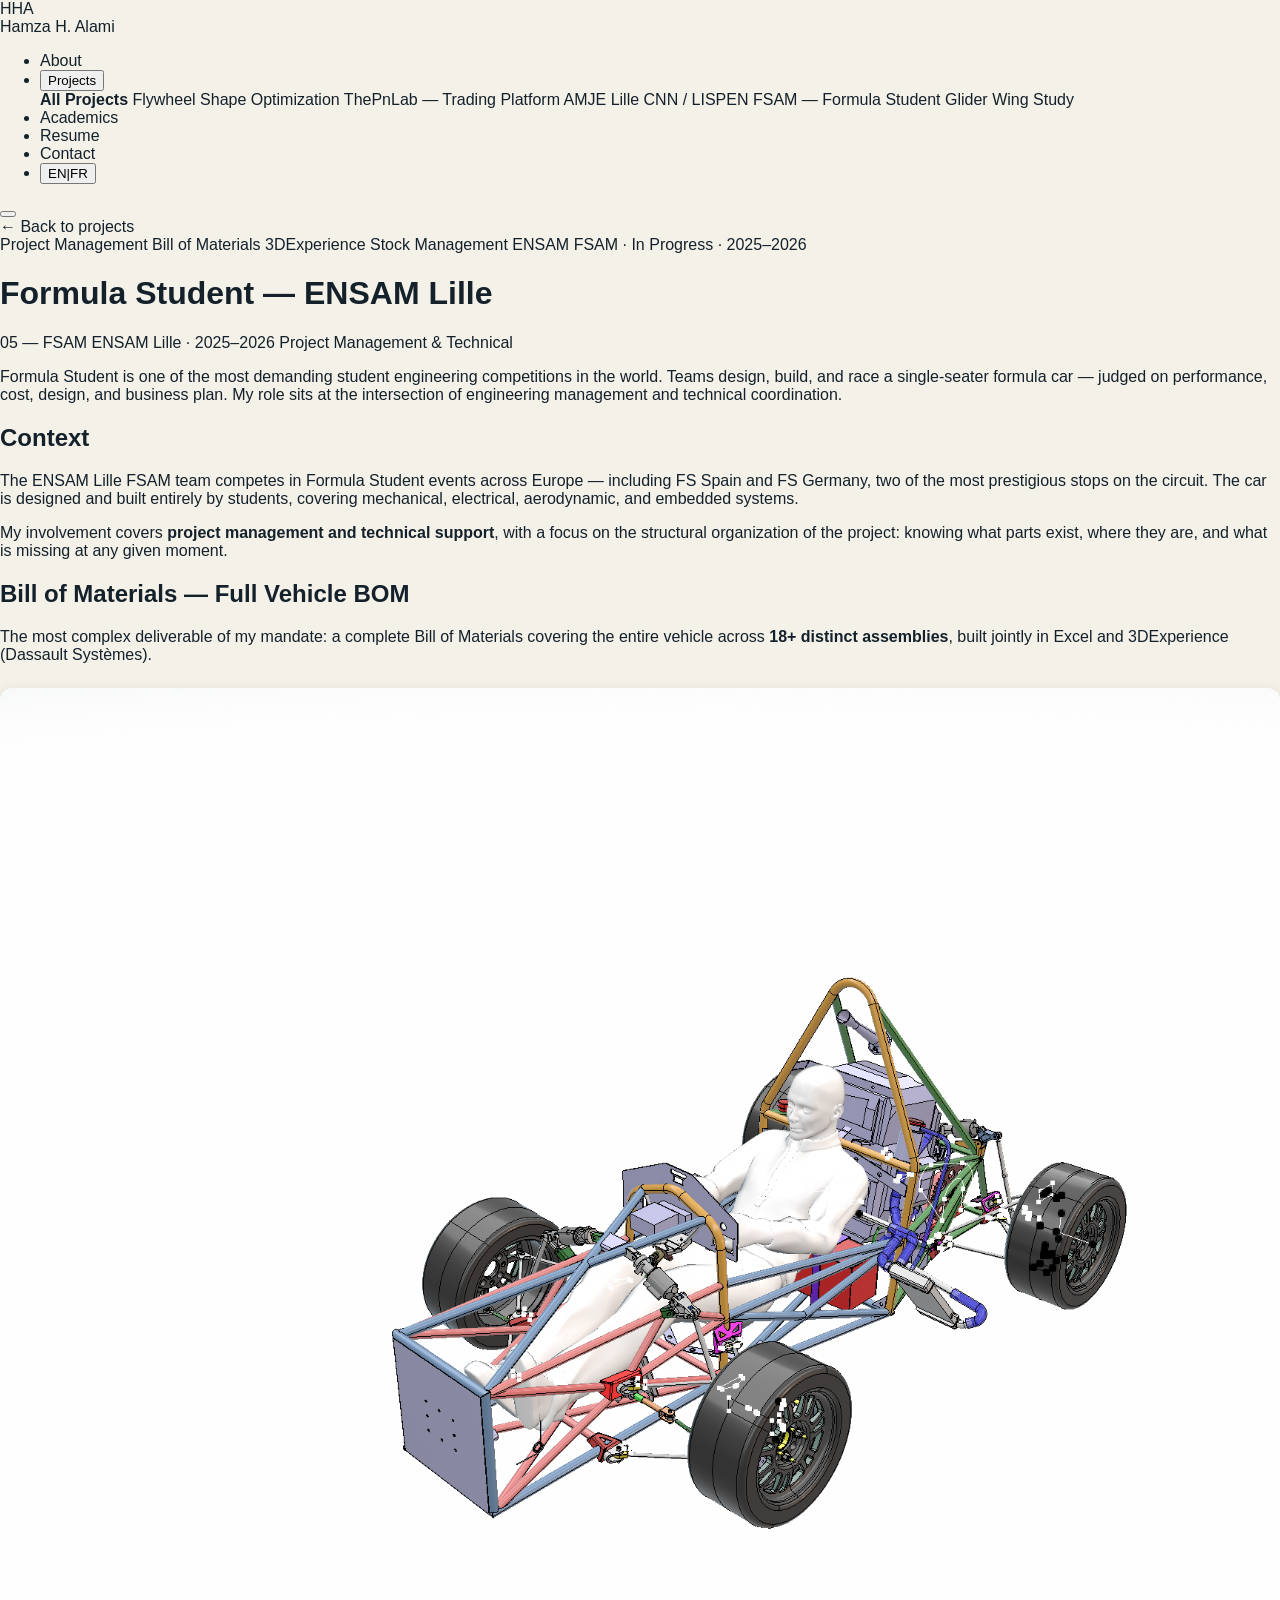
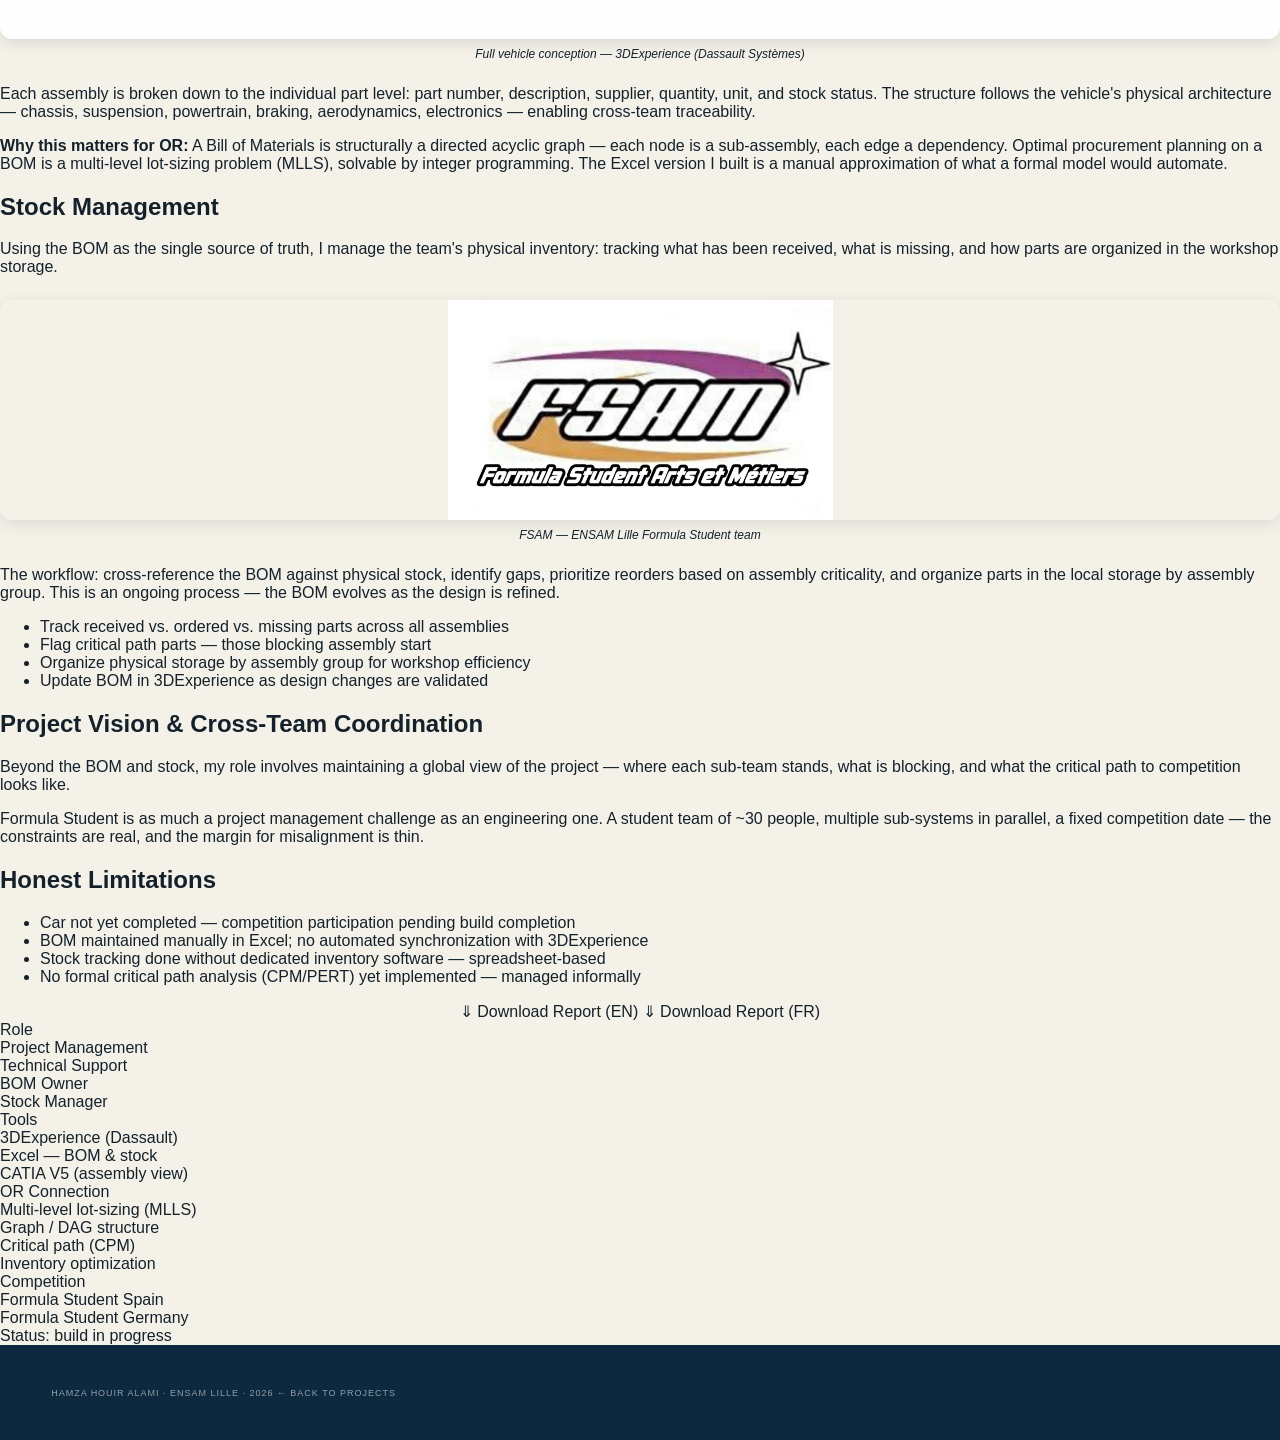
<file: fsam.html>
<!DOCTYPE html>
<html lang="en">
<head>
  <meta charset="UTF-8" />
  <meta name="viewport" content="width=device-width, initial-scale=1.0" />
  <title>FSAM — Formula Student · Hamza HOUIR ALAMI</title>
  <meta name="description" content="Formula Student team at ENSAM Lille. Project management, full vehicle Bill of Materials (18+ assemblies), 3DExperience, FS Spain & Germany." />
  <meta property="og:title" content="FSAM — Formula Student · Hamza HOUIR ALAMI" />
  <meta property="og:description" content="Formula Student ENSAM Lille. BOM management, stock coordination, cross-team project management toward competition." />
  <meta property="og:type" content="website" />
  <meta name="twitter:card" content="summary" />
  <link rel="stylesheet" href="styles.css?v=4" />
</head>
<body>

<!-- ─── NAV ──────────────────────────────────────────── -->
<nav class="nav">
  <a href="index.html" class="nav-logo">
    <div class="nav-logo-square">HHA</div>
    <span>Hamza H. Alami</span>
  </a>
  <ul class="nav-links">
    <li><a href="index.html#about" data-i18n="nav.about">About</a></li>
    <li class="nav-dropdown">
      <button class="dropdown-toggle" type="button" data-i18n="nav.projects">Projects</button>
      <div class="dropdown-menu">
        <a href="projects.html" data-i18n="nav.allProjects" style="font-weight:600;border-bottom:1px solid var(--border);margin-bottom:4px;padding-bottom:10px;">All Projects</a>
        <a href="tipe.html" data-i18n="nav.tipe">Flywheel Shape Optimization</a>
        <a href="thepnlab.html" data-i18n="nav.thepnlab">ThePnLab — Trading Platform</a>
        <a href="amje.html" data-i18n="nav.amje">AMJE Lille</a>
        <a href="cnn-lispen.html" data-i18n="nav.cnn">CNN / LISPEN</a>
        <a href="fsam.html" data-i18n="nav.fsam">FSAM — Formula Student</a>
        <a href="planeur.html" data-i18n="nav.planeur">Glider Wing Study</a>
      </div>
    </li>
    <li><a href="academics.html" data-i18n="nav.academics">Academics</a></li>
    <li><a href="resume.html" data-i18n="nav.resume">Resume</a></li>
    <li><a href="mailto:h.houir.alami@gmail.com" class="nav-cta" data-i18n="nav.cta">Contact</a></li>
  </ul>
</nav>

<!-- ─── PROJECT HEADER ───────────────────────────────── -->
<div class="project-header">
  <a href="projects.html" class="back-link" data-i18n="back.projects">← Back to projects</a>
  <div class="project-header-tags">
    <span class="tag" data-i18n="fsam.tag1">Project Management</span>
    <span class="tag" data-i18n="fsam.tag2">Bill of Materials</span>
    <span class="tag">3DExperience</span>
    <span class="tag" data-i18n="fsam.tag4">Stock Management</span>
    <span class="tag tag-gray">ENSAM FSAM · In Progress · 2025–2026</span>
  </div>
  <h1 class="project-h1" data-i18n="fsam.h1">Formula Student — ENSAM Lille</h1>
  <div class="project-h1-divider"></div>
  <div class="project-meta">
    <span>05 — FSAM</span>
    <span>ENSAM Lille · 2025–2026</span>
    <span data-i18n="fsam.role">Project Management &amp; Technical</span>
  </div>
</div>

<!-- ─── INTRO ─────────────────────────────────────────── -->
<div class="project-page" style="max-width:var(--max-w); padding-top:0;">
  <p class="project-intro" data-i18n="fsam.intro">
    Formula Student is one of the most demanding student engineering competitions in the world.
    Teams design, build, and race a single-seater formula car — judged on performance,
    cost, design, and business plan. My role sits at the intersection of engineering
    management and technical coordination.
  </p>
</div>

<!-- ─── BODY ──────────────────────────────────────────── -->
<div class="project-body">
  <div class="project-content">

    <!-- Context -->
    <div class="content-section">
      <h2 class="content-h2" data-i18n="fsam.context.title">Context</h2>
      <p class="content-p" data-i18n="fsam.context.p1">
        The ENSAM Lille FSAM team competes in Formula Student events across Europe —
        including FS Spain and FS Germany, two of the most prestigious stops on the circuit.
        The car is designed and built entirely by students, covering mechanical, electrical,
        aerodynamic, and embedded systems.
      </p>
      <p class="content-p" data-i18n-html="fsam.context.p2">
        My involvement covers <strong>project management and technical support</strong>,
        with a focus on the structural organization of the project: knowing what parts
        exist, where they are, and what is missing at any given moment.
      </p>
    </div>

    <!-- BOM -->
    <div class="content-section">
      <h2 class="content-h2" data-i18n="fsam.bom.title">Bill of Materials — Full Vehicle BOM</h2>
      <p class="content-p" data-i18n-html="fsam.bom.p1">
        The most complex deliverable of my mandate: a complete Bill of Materials
        covering the entire vehicle across <strong>18+ distinct assemblies</strong>,
        built jointly in Excel and 3DExperience (Dassault Systèmes).
      </p>

      <figure style="margin:24px 0;">
        <img src="Conception monoplace 3dexp.png" alt="BOM — 3DExperience monoplace conception" style="width:100%; border-radius:12px; box-shadow:0 4px 16px rgba(0,0,0,0.10); border:1px solid var(--border);" />
        <figcaption style="font-size:12px;color:var(--text-muted);text-align:center;margin-top:8px;font-style:italic;" data-i18n="fsam.fig1.caption">Full vehicle conception — 3DExperience (Dassault Systèmes)</figcaption>
      </figure>

      <p class="content-p" data-i18n="fsam.bom.p2">
        Each assembly is broken down to the individual part level: part number,
        description, supplier, quantity, unit, and stock status. The structure follows
        the vehicle's physical architecture — chassis, suspension, powertrain,
        braking, aerodynamics, electronics — enabling cross-team traceability.
      </p>
      <div class="callout" data-i18n-html="fsam.bom.callout">
        <strong>Why this matters for OR:</strong> A Bill of Materials is structurally
        a directed acyclic graph — each node is a sub-assembly, each edge a dependency.
        Optimal procurement planning on a BOM is a multi-level lot-sizing problem
        (MLLS), solvable by integer programming. The Excel version I built is a
        manual approximation of what a formal model would automate.
      </div>
    </div>

    <!-- Stock Management -->
    <div class="content-section">
      <h2 class="content-h2" data-i18n="fsam.stock.title">Stock Management</h2>
      <p class="content-p" data-i18n="fsam.stock.p1">
        Using the BOM as the single source of truth, I manage the team's physical
        inventory: tracking what has been received, what is missing, and how parts
        are organized in the workshop storage.
      </p>

      <figure style="margin:24px 0;">
        <img src="FSAM logo.jpg" alt="FSAM ENSAM Lille — Formula Student" style="width:100%; max-height:220px; object-fit:contain; border-radius:12px; box-shadow:0 4px 16px rgba(0,0,0,0.10); border:1px solid var(--border); background:var(--bg-subtle);" />
        <figcaption style="font-size:12px;color:var(--text-muted);text-align:center;margin-top:8px;font-style:italic;" data-i18n="fsam.fig2.caption">FSAM — ENSAM Lille Formula Student team</figcaption>
      </figure>

      <p class="content-p" data-i18n="fsam.stock.p2">
        The workflow: cross-reference the BOM against physical stock, identify gaps,
        prioritize reorders based on assembly criticality, and organize parts in the
        local storage by assembly group. This is an ongoing process — the BOM evolves
        as the design is refined.
      </p>
      <ul class="limitation-list" data-i18n-html="fsam.stock.list">
        <li>Track received vs. ordered vs. missing parts across all assemblies</li>
        <li>Flag critical path parts — those blocking assembly start</li>
        <li>Organize physical storage by assembly group for workshop efficiency</li>
        <li>Update BOM in 3DExperience as design changes are validated</li>
      </ul>
    </div>

    <!-- Global Vision -->
    <div class="content-section">
      <h2 class="content-h2" data-i18n="fsam.vision.title">Project Vision &amp; Cross-Team Coordination</h2>
      <p class="content-p" data-i18n="fsam.vision.p1">
        Beyond the BOM and stock, my role involves maintaining a global view of
        the project — where each sub-team stands, what is blocking, and what the
        critical path to competition looks like.
      </p>

      <!-- Photo placeholder - à remplacer avec une photo de la voiture ou de l'équipe -->


      <p class="content-p" data-i18n="fsam.vision.p2">
        Formula Student is as much a project management challenge as an engineering
        one. A student team of ~30 people, multiple sub-systems in parallel, a fixed
        competition date — the constraints are real, and the margin for misalignment
        is thin.
      </p>
    </div>

    <!-- Limitations -->
    <div class="content-section">
      <h2 class="content-h2" data-i18n="fsam.limits.title">Honest Limitations</h2>
      <ul class="limitation-list" data-i18n-html="fsam.limits.list">
        <li>Car not yet completed — competition participation pending build completion</li>
        <li>BOM maintained manually in Excel; no automated synchronization with 3DExperience</li>
        <li>Stock tracking done without dedicated inventory software — spreadsheet-based</li>
        <li>No formal critical path analysis (CPM/PERT) yet implemented — managed informally</li>
      </ul>
    </div>

  </div><!-- /project-content -->

  <!-- ─── SIDEBAR ─────────────────────────────────────── -->
  <aside class="project-sidebar">
    <div class="sidebar-box" style="text-align:center;">
      <a href="fsam_report.pdf" target="_blank" class="p-btn" style="width:100%;box-sizing:border-box;" data-i18n="fsam.download.en">&#8659; Download Report (EN)</a>
      <a href="fsam_report_fr.pdf" target="_blank" class="p-btn p-btn-outline" style="width:100%;box-sizing:border-box;margin-top:8px;" data-i18n="fsam.download.fr">&#8659; Télécharger le rapport (FR)</a>
    </div>
    <div class="sidebar-box">
      <div class="sidebar-box-title" data-i18n="fsam.sb.role.title">Role</div>
      <div class="sidebar-item" data-i18n="fsam.sb.role.1">Project Management</div>
      <div class="sidebar-item" data-i18n="fsam.sb.role.2">Technical Support</div>
      <div class="sidebar-item" data-i18n="fsam.sb.role.3">BOM Owner</div>
      <div class="sidebar-item" data-i18n="fsam.sb.role.4">Stock Manager</div>
    </div>
    <div class="sidebar-box">
      <div class="sidebar-box-title" data-i18n="fsam.sb.tools.title">Tools</div>
      <div class="sidebar-item" data-i18n="fsam.sb.tools.1">3DExperience (Dassault)</div>
      <div class="sidebar-item" data-i18n="fsam.sb.tools.2">Excel — BOM &amp; stock</div>
      <div class="sidebar-item" data-i18n="fsam.sb.tools.3">CATIA V5 (assembly view)</div>
    </div>
    <div class="sidebar-box">
      <div class="sidebar-box-title" data-i18n="fsam.sb.or.title">OR Connection</div>
      <div class="sidebar-item" data-i18n="fsam.sb.or.1">Multi-level lot-sizing (MLLS)</div>
      <div class="sidebar-item" data-i18n="fsam.sb.or.2">Graph / DAG structure</div>
      <div class="sidebar-item" data-i18n="fsam.sb.or.3">Critical path (CPM)</div>
      <div class="sidebar-item" data-i18n="fsam.sb.or.4">Inventory optimization</div>
    </div>
    <div class="sidebar-box">
      <div class="sidebar-box-title" data-i18n="fsam.sb.competition.title">Competition</div>
      <div class="sidebar-item" data-i18n="fsam.sb.competition.1">Formula Student Spain</div>
      <div class="sidebar-item" data-i18n="fsam.sb.competition.2">Formula Student Germany</div>
      <div class="sidebar-item" data-i18n="fsam.sb.competition.status">Status: build in progress</div>
    </div>
  </aside>
</div>

<!-- ─── FOOTER ─────────────────────────────────────────── -->
<footer>
  <div class="footer-inner">
    <span>Hamza HOUIR ALAMI · ENSAM Lille · 2026</span>
    <a href="projects.html" style="color:var(--bordeaux);" data-i18n="footer.projects">← Back to projects</a>
  </div>
</footer>

<script src="i18n.js?v=3"></script>
<script src="script.js?v=2"></script>
</body>
</html>
</file>
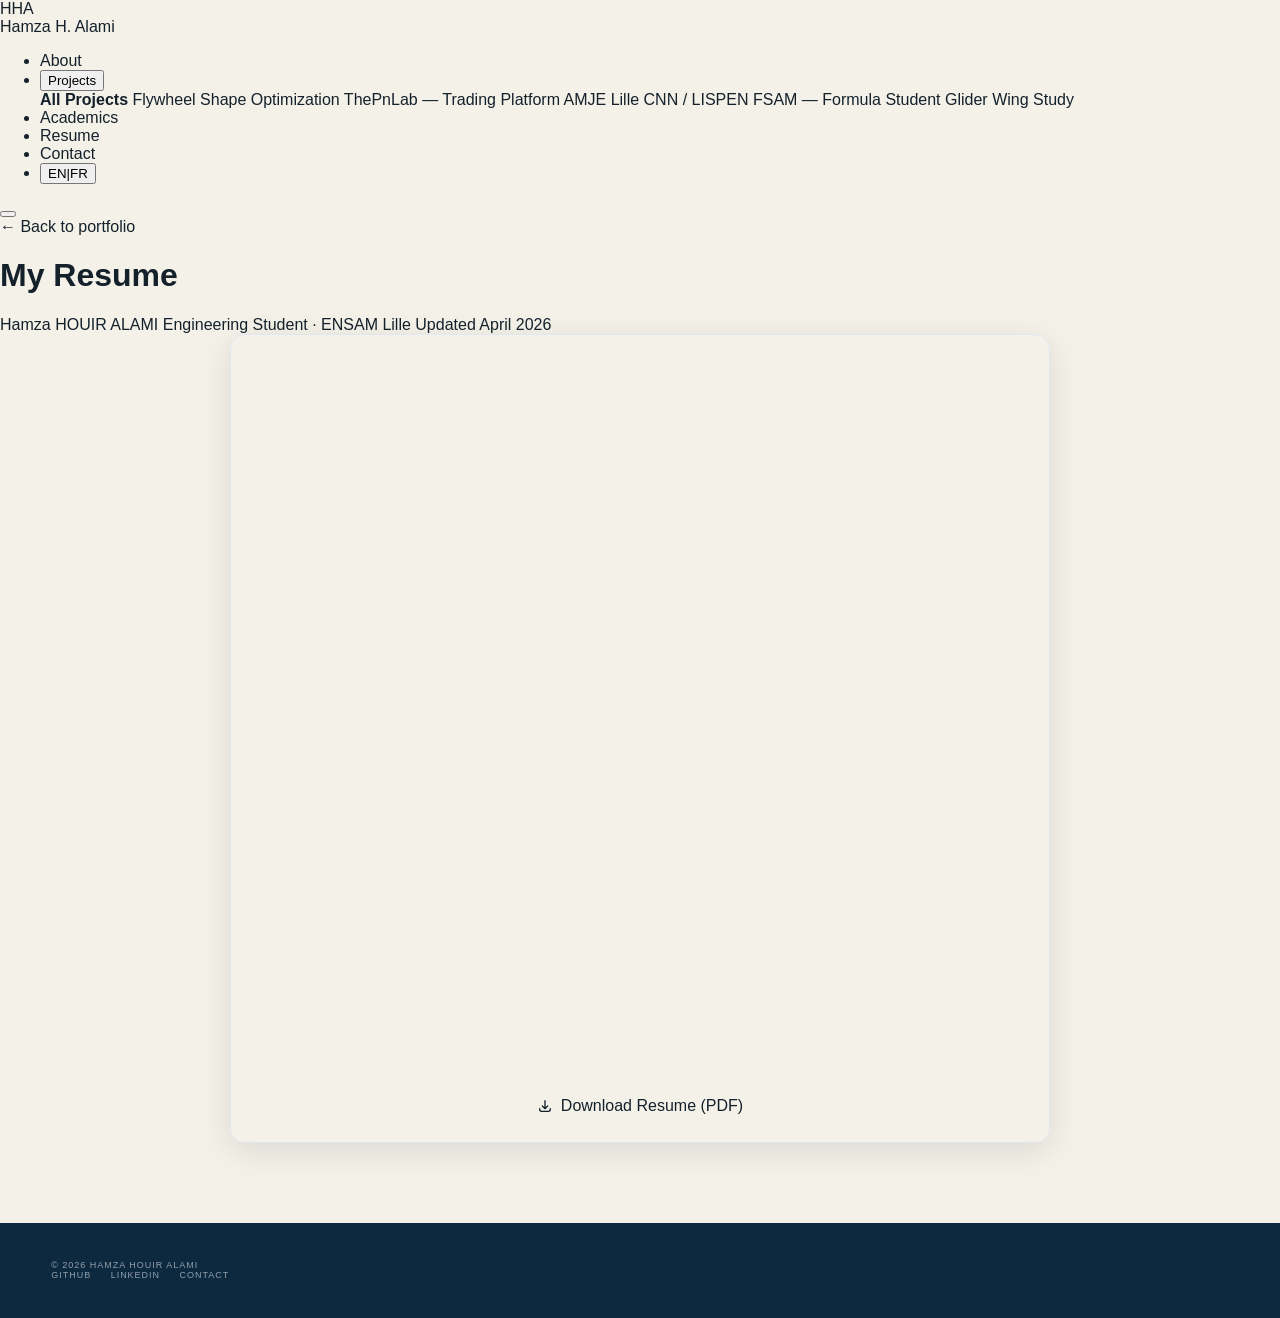
<file: resume.html>
<!DOCTYPE html>
<html lang="en">
<head>
  <meta charset="UTF-8" />
  <meta name="viewport" content="width=device-width, initial-scale=1.0" />
  <title>Resume — Hamza HOUIR ALAMI</title>
  <meta name="description" content="Resume of Hamza Houir Alami — engineering student at ENSAM Lille, CPGE graduate, optimization and AI researcher." />
  <meta property="og:title" content="Resume — Hamza HOUIR ALAMI" />
  <meta property="og:description" content="Download or view the resume of Hamza Houir Alami, engineering student at Arts et Métiers ParisTech." />
  <meta property="og:type" content="website" />
  <meta name="twitter:card" content="summary" />
  <link rel="stylesheet" href="styles.css?v=4" />
</head>
<body>

<!-- ─── NAV ──────────────────────────────────────────── -->
<nav class="nav">
  <a href="index.html" class="nav-logo">
    <div class="nav-logo-square">HHA</div>
    <span>Hamza H. Alami</span>
  </a>
  <ul class="nav-links">
    <li><a href="index.html#about" data-i18n="nav.about">About</a></li>
    <li class="nav-dropdown">
      <button class="dropdown-toggle" type="button" data-i18n="nav.projects">Projects</button>
      <div class="dropdown-menu">
        <a href="projects.html" data-i18n="nav.allProjects" style="font-weight:600;border-bottom:1px solid var(--border);margin-bottom:4px;padding-bottom:10px;">All Projects</a>
        <a href="tipe.html" data-i18n="nav.tipe">Flywheel Shape Optimization</a>
        <a href="thepnlab.html" data-i18n="nav.thepnlab">ThePnLab — Trading Platform</a>
        <a href="amje.html" data-i18n="nav.amje">AMJE Lille</a>
        <a href="cnn-lispen.html" data-i18n="nav.cnn">CNN / LISPEN</a>
        <a href="fsam.html" data-i18n="nav.fsam">FSAM — Formula Student</a>
        <a href="planeur.html" data-i18n="nav.planeur">Glider Wing Study</a>
      </div>
    </li>
    <li><a href="academics.html" data-i18n="nav.academics">Academics</a></li>
    <li><a href="resume.html" style="color:var(--bordeaux);">Resume</a></li>
    <li><a href="mailto:h.houir.alami@gmail.com" class="nav-cta" data-i18n="nav.cta">Contact</a></li>
  </ul>
</nav>

<!-- ─── HEADER ───────────────────────────────────────── -->
<div class="project-header">
  <a href="index.html" class="back-link" data-i18n="back.portfolio">← Back to portfolio</a>
  <h1 class="project-h1" data-i18n="resume.h1">My Resume</h1>
  <div class="project-h1-divider"></div>
  <div class="project-meta">
    <span>Hamza HOUIR ALAMI</span>
    <span>Engineering Student · ENSAM Lille</span>
    <span data-i18n="resume.updated">Updated April 2026</span>
  </div>
</div>

<!-- ─── PDF VIEWER ────────────────────────────────────── -->
<div style="max-width:900px; margin:0 auto; padding:0 40px 80px;">

  <div style="box-shadow:0 8px 32px rgba(0,0,0,0.10); border-radius:15px; overflow:hidden; border:1.3px solid #e1e7f2;">
    <div style="width:100%; height:82vh;">
      <iframe
        src="cv.pdf"
        title="Resume — Hamza HOUIR ALAMI"
        style="width:100%; height:100%; border:none; border-radius:15px 15px 0 0;"
      ></iframe>
    </div>
    <div style="text-align:center; padding:24px; background:var(--bg-subtle); border-top:1px solid var(--border);">
      <a href="cv.pdf" download class="p-btn" style="display:inline-flex; align-items:center; gap:8px;">
        <svg xmlns="http://www.w3.org/2000/svg" fill="none" viewBox="0 0 24 24" stroke="currentColor" stroke-width="2" style="width:16px;height:16px;">
          <path stroke-linecap="round" stroke-linejoin="round" d="M4 16v1a3 3 0 003 3h10a3 3 0 003-3v-1m-4-4l-4 4m0 0l-4-4m4 4V4"/>
        </svg>
        <span data-i18n="resume.download">Download Resume (PDF)</span>
      </a>
    </div>
  </div>

</div>

<!-- ─── FOOTER ────────────────────────────────────────── -->
<footer>
  <div class="footer-inner">
    <span>© 2026 Hamza HOUIR ALAMI</span>
    <div>
      <a href="https://github.com/Hamza-67" target="_blank" style="color:var(--text-muted); margin-right:16px;">GitHub</a>
      <a href="https://fr.linkedin.com/in/hamza-houir-alami-016a88372" target="_blank" style="color:var(--text-muted); margin-right:16px;">LinkedIn</a>
      <a href="mailto:h.houir.alami@gmail.com" style="color:var(--bordeaux);">Contact</a>
    </div>
  </div>
</footer>

<script src="i18n.js?v=3"></script>
<script src="script.js?v=2"></script>
</body>
</html>
</file>
<file: styles.css>
:root {
  --ink: #14212b;
  --ink-soft: #4a5964;
  --paper: #f4f1e9;
  --paper-light: #fbfaf6;
  --navy: #0d2940;
  --navy-2: #163a55;
  --blue: #5d9fbe;
  --blue-light: #c8e2ed;
  --line: #cfd4d2;
  --lime: #c8df87;
  --white: #ffffff;
  --serif: Georgia, "Times New Roman", serif;
  --sans: Arial, Helvetica, sans-serif;
}

* { box-sizing: border-box; }
html { scroll-behavior: smooth; }
body { margin: 0; background: var(--paper); color: var(--ink); font-family: var(--sans); }
a { color: inherit; text-decoration: none; }
img { display: block; max-width: 100%; }
button, a { -webkit-tap-highlight-color: transparent; }

.skip-link {
  position: fixed; top: 10px; left: 10px; z-index: 100;
  padding: 10px 14px; background: var(--navy); color: white;
  font-size: 12px; font-weight: 700; transform: translateY(-160%);
}
.skip-link:focus { transform: translateY(0); }

.site-header {
  position: sticky; top: 0; z-index: 30;
  height: 72px; padding: 0 4vw;
  display: flex; align-items: center; justify-content: space-between;
  background: rgba(244, 241, 233, .92); border-bottom: 1px solid rgba(20,33,43,.14);
  backdrop-filter: blur(16px);
}
.brand { display: flex; align-items: center; gap: 13px; }
.brand > span { width: 37px; height: 37px; display: grid; place-items: center; background: var(--navy); color: white; font: 600 13px var(--serif); }
.brand strong { font-size: 14px; letter-spacing: -.01em; }
.site-header nav { display: flex; align-items: center; gap: 30px; }
.site-header nav a { font-size: 12px; font-weight: 700; color: var(--ink-soft); }
.site-header nav a:hover { color: var(--navy); }
.site-header .nav-contact { padding: 10px 17px; border: 1px solid var(--navy); color: var(--navy); }
.site-header .nav-contact:hover { color: white; background: var(--navy); }

.hero {
  min-height: calc(100vh - 72px); max-width: 1440px; margin: 0 auto; padding: 7vw 6vw 6vw;
  display: grid; grid-template-columns: minmax(0, 1.25fr) minmax(310px, .58fr); align-items: center; gap: 7vw;
  position: relative; overflow: hidden;
}
.hero::before { content: ""; position: absolute; width: 420px; height: 420px; border: 1px solid rgba(13,41,64,.11); border-radius: 50%; left: -250px; top: 7%; box-shadow: 0 0 0 70px rgba(13,41,64,.025), 0 0 0 140px rgba(13,41,64,.02); }
.hero-copy { position: relative; z-index: 2; }
.status-pill { width: max-content; display: flex; align-items: center; gap: 9px; padding: 8px 13px; margin-bottom: 35px; border: 1px solid rgba(13,41,64,.25); border-radius: 999px; font-size: 11px; font-weight: 700; letter-spacing: .04em; background: rgba(255,255,255,.32); }
.status-pill i { width: 7px; height: 7px; background: #5f8c24; border-radius: 50%; box-shadow: 0 0 0 4px rgba(95,140,36,.12); }
.kicker, .section-heading > p, .contact-section > p:first-child { margin: 0 0 20px; color: var(--navy-2); font-size: 11px; font-weight: 800; text-transform: uppercase; letter-spacing: .16em; }
.hero h1 { max-width: 850px; margin: 0; font: 400 clamp(58px, 7.2vw, 112px)/.91 var(--serif); letter-spacing: -.06em; }
.hero-lead { max-width: 750px; margin: 32px 0 0; padding-left: 25%; color: var(--ink-soft); font: 400 clamp(16px, 1.35vw, 20px)/1.65 var(--sans); }
.hero-actions { margin: 36px 0 0 25%; display: flex; align-items: center; gap: 13px; flex-wrap: wrap; }
.button { min-height: 47px; padding: 0 19px; display: inline-flex; align-items: center; justify-content: center; gap: 24px; font-size: 12px; font-weight: 800; transition: .2s ease; }
.button span { font-size: 17px; font-weight: 400; }
.button-primary { background: var(--navy); color: white; border: 1px solid var(--navy); }
.button-primary:hover { background: var(--navy-2); transform: translateY(-2px); }
.button-secondary { border: 1px solid rgba(13,41,64,.38); color: var(--navy); background: transparent; }
.button-secondary:hover { background: var(--paper-light); transform: translateY(-2px); }
.text-link { margin-left: 7px; font-size: 12px; font-weight: 800; border-bottom: 1px solid var(--ink); padding-bottom: 4px; }

.hero-portrait-wrap { position: relative; align-self: center; }
.portrait-index { display: flex; justify-content: space-between; margin-bottom: 10px; font-size: 10px; font-weight: 800; letter-spacing: .13em; color: var(--ink-soft); }
.portrait-frame { position: relative; aspect-ratio: 3/4; overflow: hidden; background: #d6d0c4; }
.portrait-frame::after { content: ""; position: absolute; inset: 0; box-shadow: inset 0 0 0 1px rgba(255,255,255,.4); }
.portrait-frame img { width: 100%; height: 100%; object-fit: cover; object-position: 50% 34%; }
.portrait-caption { margin-top: 14px; display: flex; align-items: baseline; justify-content: space-between; gap: 10px; font-size: 10px; text-transform: uppercase; letter-spacing: .12em; }
.portrait-caption strong { font-size: 10px; color: var(--ink-soft); }

.proof-strip { display: grid; grid-template-columns: repeat(4, 1fr); border-top: 1px solid var(--line); border-bottom: 1px solid var(--line); background: var(--paper-light); }
.proof-strip > div { min-height: 115px; padding: 28px 3vw; display: flex; flex-direction: column; justify-content: center; border-right: 1px solid var(--line); }
.proof-strip > div:last-child { border-right: 0; }
.proof-strip span { margin-bottom: 9px; color: #75818a; font-size: 9px; font-weight: 800; letter-spacing: .16em; text-transform: uppercase; }
.proof-strip strong { font: 400 18px/1.3 var(--serif); }

.section { padding: 110px 6vw; }
.section-heading { max-width: 1180px; margin: 0 auto 58px; display: grid; grid-template-columns: .42fr 1fr; column-gap: 6vw; }
.section-heading > p { grid-row: span 2; }
.section-heading h2 { max-width: 790px; margin: 0 0 17px; font: 400 clamp(44px, 5vw, 76px)/1 var(--serif); letter-spacing: -.04em; }
.section-heading > span { max-width: 680px; color: var(--ink-soft); font-size: 15px; line-height: 1.7; }

.experience-list { max-width: 1180px; margin: 0 auto; border-top: 1px solid var(--line); }
.experience-row { display: grid; grid-template-columns: 54px 120px minmax(250px,.8fr) minmax(320px,1.25fr); gap: 22px; padding: 31px 0; border-bottom: 1px solid var(--line); align-items: start; }
.experience-index { font: italic 15px var(--serif); color: #879198; }
.experience-date { font-size: 10px; font-weight: 800; letter-spacing: .08em; text-transform: uppercase; color: var(--navy-2); }
.experience-main h3 { margin: -4px 0 8px; font: 400 24px/1.2 var(--serif); }
.experience-main p { margin: 0; color: var(--ink-soft); font-size: 12px; line-height: 1.6; }
.experience-main p span { margin: 0 3px; }
.experience-detail > p { margin: 0 0 15px; color: var(--ink-soft); font-size: 13px; line-height: 1.75; }
.experience-detail strong { display: block; color: var(--navy-2); font-size: 10px; line-height: 1.6; text-transform: uppercase; letter-spacing: .07em; }

.work-section { background: var(--navy); color: white; }
.section-heading.light > p { color: var(--blue-light); }
.section-heading.light > span { color: rgba(255,255,255,.64); }
.projects-grid { max-width: 1180px; margin: 0 auto; display: grid; grid-template-columns: 1fr 1fr; border-top: 1px solid rgba(255,255,255,.19); border-left: 1px solid rgba(255,255,255,.19); }
.project-card { min-width: 0; padding: 26px; border-right: 1px solid rgba(255,255,255,.19); border-bottom: 1px solid rgba(255,255,255,.19); }
.project-card-top { display: flex; align-items: center; justify-content: space-between; gap: 18px; margin-bottom: 22px; }
.project-card-top > span { font: italic 14px var(--serif); color: var(--blue-light); }
.project-card-top p { margin: 0; text-align: right; font-size: 9px; text-transform: uppercase; letter-spacing: .12em; color: rgba(255,255,255,.57); }
.project-figure { height: 250px; margin-bottom: 30px; background: #102f47; border: 1px solid rgba(255,255,255,.13); overflow: hidden; }
.figure-image { background: white; display: grid; place-items: center; }
.figure-image img { width: 100%; height: 100%; object-fit: cover; }
.project-copy h3 { margin: 0 0 17px; font: 400 clamp(28px, 2.6vw, 38px)/1.1 var(--serif); letter-spacing: -.025em; }
.project-copy > p { min-height: 72px; margin: 0 0 23px; color: rgba(255,255,255,.67); font-size: 13px; line-height: 1.75; }
.project-result { min-height: 98px; padding: 17px 0; border-top: 1px solid rgba(255,255,255,.14); border-bottom: 1px solid rgba(255,255,255,.14); }
.project-result span { display: block; margin-bottom: 8px; color: var(--blue-light); font-size: 9px; text-transform: uppercase; font-weight: 800; letter-spacing: .12em; }
.project-result p { margin: 0; color: rgba(255,255,255,.72); font-size: 12px; line-height: 1.65; }
.tag-list { display: flex; gap: 7px; flex-wrap: wrap; margin-top: 18px; }
.tag-list span { padding: 6px 8px; border: 1px solid rgba(255,255,255,.2); color: rgba(255,255,255,.7); font-size: 8px; font-weight: 800; letter-spacing: .07em; text-transform: uppercase; }

.allocation-visual { padding: 25px; }
.allocation-heading { display: flex; justify-content: space-between; margin-bottom: 30px; color: var(--blue-light); font-size: 9px; text-transform: uppercase; letter-spacing: .12em; }
.allocation-row { display: grid; grid-template-columns: 38px 1fr 24px; align-items: center; gap: 10px; margin: 12px 0; font-size: 8px; color: rgba(255,255,255,.6); }
.allocation-row b { font-weight: 500; text-align: right; }
.allocation-track { height: 6px; background: rgba(255,255,255,.08); }
.allocation-track i { display: block; height: 100%; background: linear-gradient(90deg, var(--blue), var(--lime)); }
.allocation-visual > p { margin: 25px 0 0; padding-top: 13px; border-top: 1px solid rgba(255,255,255,.1); color: rgba(255,255,255,.43); font-size: 8px; letter-spacing: .12em; text-transform: uppercase; }
.speech-visual { padding: 30px; display: flex; flex-direction: column; justify-content: center; }
.waveform { height: 93px; display: flex; align-items: center; gap: 7px; }
.waveform i { flex: 1; min-width: 4px; background: linear-gradient(180deg, var(--lime), var(--blue)); border-radius: 3px; }
.speech-flow { margin: 27px 0 20px; display: flex; align-items: center; justify-content: space-between; gap: 7px; }
.speech-flow span { padding: 7px 9px; border: 1px solid rgba(255,255,255,.19); font-size: 8px; text-transform: uppercase; letter-spacing: .1em; }
.speech-flow b { color: var(--blue-light); font-weight: 400; }
.speech-visual strong { color: var(--blue-light); font: 400 17px var(--serif); }
.platform-visual { padding: 24px; }
.platform-top { display: flex; justify-content: space-between; color: rgba(255,255,255,.8); font: 400 16px var(--serif); }
.platform-top i { width: 7px; height: 7px; background: var(--lime); border-radius: 50%; }
.platform-metric { margin: 33px 0 23px; }
.platform-metric small { display: block; color: rgba(255,255,255,.45); font-size: 8px; text-transform: uppercase; letter-spacing: .12em; }
.platform-metric strong { display: block; margin-top: 8px; font: 400 40px var(--serif); }
.platform-grid { display: grid; grid-template-columns: repeat(3,1fr); gap: 8px; }
.platform-grid span { padding: 10px 6px; border: 1px solid rgba(255,255,255,.12); color: rgba(255,255,255,.55); font-size: 8px; text-align: center; text-transform: uppercase; letter-spacing: .08em; }
.platform-line { height: 45px; display: flex; align-items: flex-end; gap: 10px; margin-top: 17px; }
.platform-line i { flex: 1; height: 17%; border-top: 2px solid var(--blue); transform: translateY(-8px) rotate(-8deg); }
.platform-line i:nth-child(2) { height: 32%; transform: translateY(-5px) rotate(11deg); }
.platform-line i:nth-child(3) { height: 45%; transform: rotate(-4deg); }
.platform-line i:nth-child(4) { height: 62%; transform: translateY(-4px) rotate(9deg); }
.platform-line i:nth-child(5) { height: 75%; transform: translateY(-2px) rotate(-7deg); }
.platform-line i:nth-child(6) { height: 91%; transform: rotate(5deg); border-color: var(--lime); }

.secondary-work { max-width: 1180px; margin: 55px auto 0; padding-top: 28px; display: grid; grid-template-columns: 1fr 320px; gap: 50px; align-items: center; border-top: 1px solid rgba(255,255,255,.2); }
.secondary-work span { color: var(--blue-light); font-size: 9px; text-transform: uppercase; letter-spacing: .12em; }
.secondary-work h3 { max-width: 650px; margin: 12px 0 13px; font: 400 30px var(--serif); }
.secondary-work p { margin: 0; color: rgba(255,255,255,.58); font-size: 12px; line-height: 1.6; }
.secondary-work img { width: 100%; height: 145px; object-fit: cover; filter: saturate(.65) contrast(1.05); }

.academics-section { background: var(--paper-light); }
.academics-grid { max-width: 1180px; margin: 0 auto; display: grid; grid-template-columns: 1.15fr .85fr; gap: 7vw; }
.education-list { border-top: 1px solid var(--line); }
.education-list article { padding: 28px 0; border-bottom: 1px solid var(--line); }
.education-list article > div { display: flex; justify-content: space-between; color: #7b868d; font-size: 9px; text-transform: uppercase; letter-spacing: .12em; }
.education-list article > div b { font-weight: 700; }
.education-list h3 { margin: 17px 0 11px; font: 400 29px var(--serif); }
.education-list p { max-width: 690px; margin: 0; color: var(--ink-soft); font-size: 13px; line-height: 1.75; }
.skills-panel { display: grid; grid-template-columns: 1fr 1fr; gap: 35px; padding: 28px; background: var(--navy); color: white; }
.skills-panel > div > span { display: block; margin-bottom: 19px; color: var(--blue-light); font-size: 9px; text-transform: uppercase; letter-spacing: .13em; }
.skills-panel ul { margin: 0; padding: 0; list-style: none; }
.skills-panel li { padding: 8px 0; border-bottom: 1px solid rgba(255,255,255,.12); color: rgba(255,255,255,.7); font-size: 11px; }
.graduate-note { max-width: 1180px; margin: 45px auto 0; padding: 26px 0 0; display: grid; grid-template-columns: .42fr 1fr; gap: 6vw; border-top: 1px solid var(--line); }
.graduate-note span { color: var(--navy-2); font-size: 9px; font-weight: 800; text-transform: uppercase; letter-spacing: .13em; }
.graduate-note p { max-width: 780px; margin: 0; font: 400 24px/1.45 var(--serif); }

.contact-section { padding: 115px 6vw; text-align: center; background: #c9dfe8; color: var(--navy); }
.contact-section > p:first-child { color: var(--navy); }
.contact-section h2 { max-width: 950px; margin: 0 auto; font: 400 clamp(50px, 6.5vw, 96px)/.98 var(--serif); letter-spacing: -.05em; }
.contact-copy { max-width: 680px; margin: 29px auto 35px; color: #365166; font-size: 15px; line-height: 1.7; }
.contact-actions { display: flex; align-items: center; justify-content: center; gap: 24px; flex-wrap: wrap; }
.contact-actions > a:not(.button) { font-size: 11px; font-weight: 800; border-bottom: 1px solid var(--navy); padding-bottom: 4px; }
.button-light { background: var(--paper-light); border: 1px solid var(--paper-light); }
.button-light:hover { transform: translateY(-2px); background: white; }
footer { min-height: 95px; padding: 25px 4vw; display: flex; align-items: center; justify-content: space-between; gap: 20px; background: var(--navy); color: rgba(255,255,255,.55); font-size: 9px; text-transform: uppercase; letter-spacing: .11em; }
footer a { color: white; }

@media (max-width: 980px) {
  .hero { grid-template-columns: 1fr 300px; gap: 45px; }
  .hero-lead, .hero-actions { padding-left: 10%; margin-left: 0; }
  .experience-row { grid-template-columns: 42px 100px 1fr; }
  .experience-detail { grid-column: 3; }
  .academics-grid { grid-template-columns: 1fr; }
}

@media (max-width: 740px) {
  .site-header { height: 64px; padding: 0 20px; }
  .brand strong { display: none; }
  .site-header nav { gap: 16px; }
  .site-header nav a:not(.nav-contact) { display: none; }
  .site-header .nav-contact { padding: 8px 14px; }
  .hero { min-height: auto; padding: 70px 22px 75px; grid-template-columns: 1fr; gap: 52px; }
  .hero h1 { font-size: clamp(54px, 17vw, 78px); }
  .hero-lead { padding-left: 0; margin-top: 25px; }
  .hero-actions { margin-left: 0; }
  .hero-portrait-wrap { width: min(78vw, 330px); margin-left: auto; }
  .proof-strip { grid-template-columns: 1fr 1fr; }
  .proof-strip > div { min-height: 102px; padding: 22px; border-bottom: 1px solid var(--line); }
  .proof-strip > div:nth-child(2) { border-right: 0; }
  .section { padding: 80px 22px; }
  .section-heading { display: block; margin-bottom: 42px; }
  .section-heading h2 { font-size: 48px; }
  .experience-row { grid-template-columns: 34px 1fr; gap: 14px; }
  .experience-date, .experience-main, .experience-detail { grid-column: 2; }
  .experience-main h3 { font-size: 22px; }
  .projects-grid { grid-template-columns: 1fr; }
  .project-card { padding: 20px; }
  .project-figure { height: 220px; }
  .project-copy > p, .project-result { min-height: auto; }
  .secondary-work { grid-template-columns: 1fr; gap: 25px; }
  .secondary-work img { height: 180px; }
  .skills-panel { padding: 22px; gap: 23px; }
  .graduate-note { display: block; }
  .graduate-note p { margin-top: 18px; font-size: 21px; }
  .contact-section { padding: 85px 22px; }
  footer { padding: 30px 22px; flex-direction: column; align-items: flex-start; }
}

@media (prefers-reduced-motion: reduce) {
  html { scroll-behavior: auto; }
  .button { transition: none; }
}
</file>
